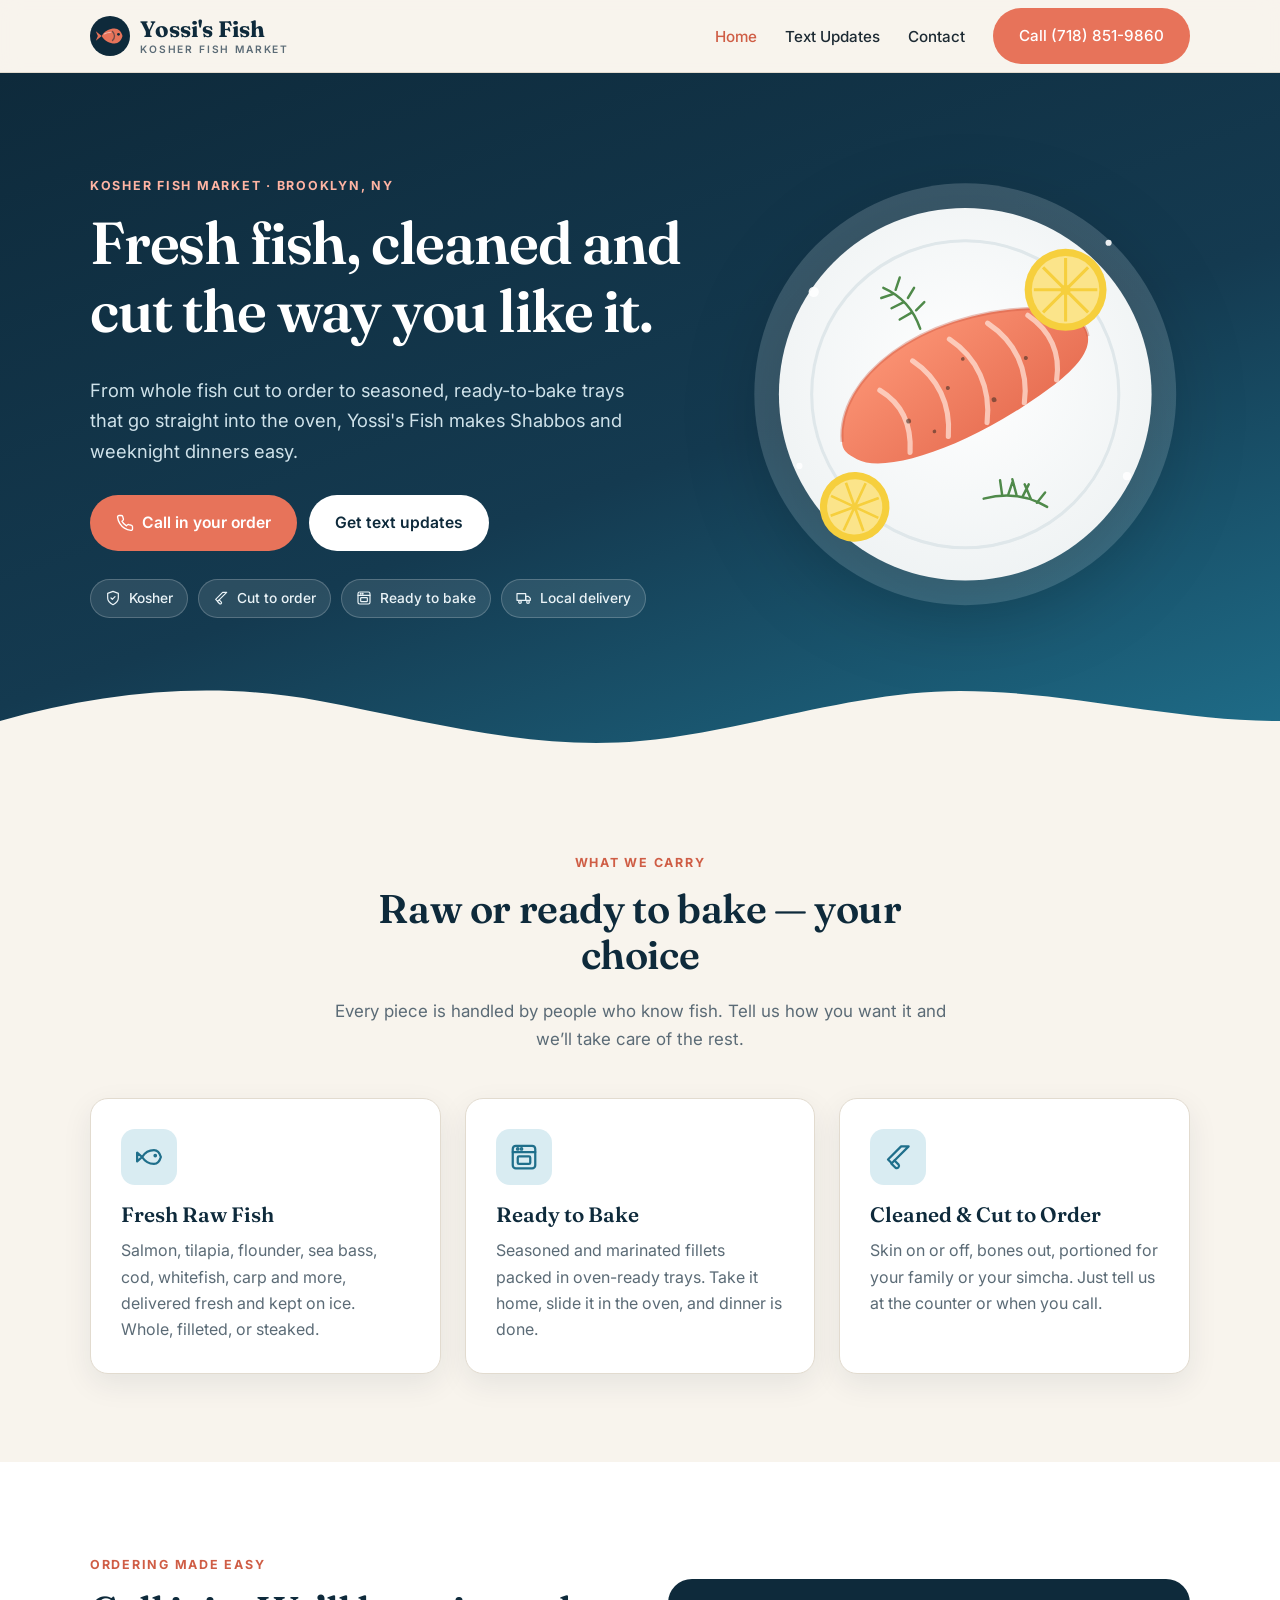
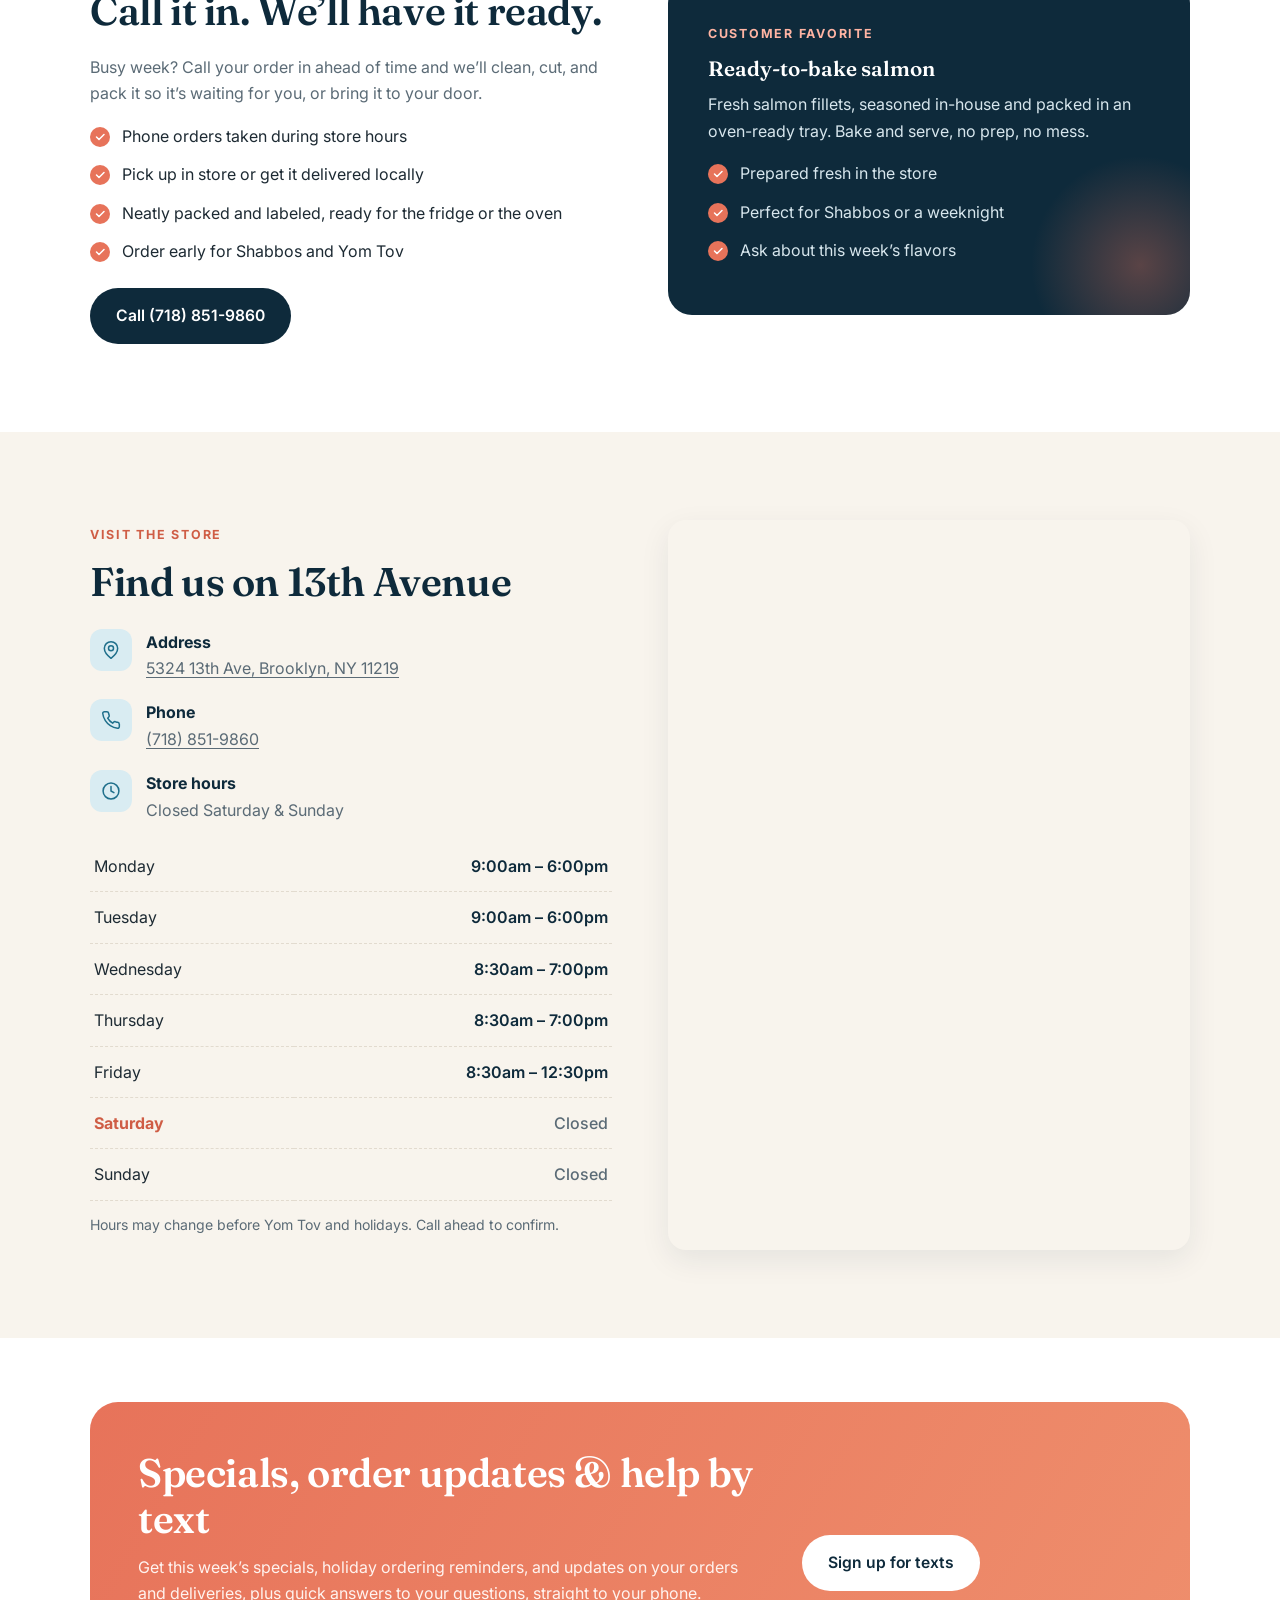
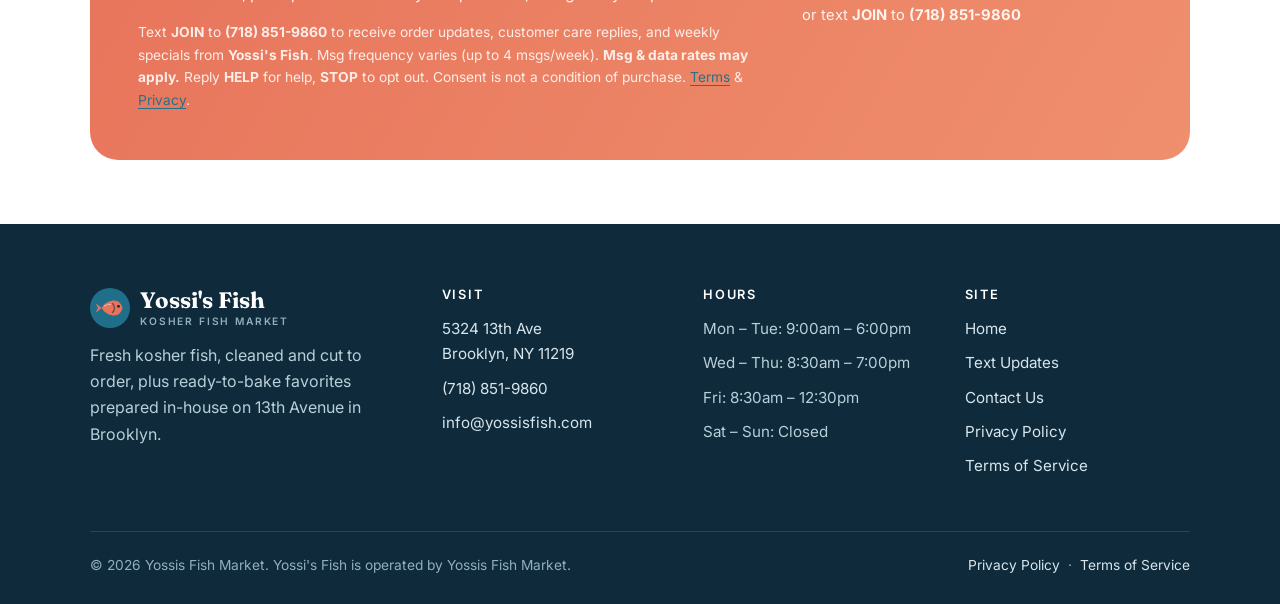
<file: index.html>
<!doctype html>
<html lang="en">
<head>
<meta charset="utf-8">
<meta name="viewport" content="width=device-width, initial-scale=1">
<title>Yossi's Fish | Kosher Fish Market in Brooklyn, NY</title>
<meta name="description" content="Yossi's Fish is a kosher fish market on 13th Avenue in Brooklyn. Fresh raw fish cleaned and cut to order, ready-to-bake trays, and local delivery.">
<link rel="canonical" href="https://yossisfish.com/">
<meta property="og:title" content="Yossi's Fish | Kosher Fish Market in Brooklyn, NY">
<meta property="og:description" content="Yossi's Fish is a kosher fish market on 13th Avenue in Brooklyn. Fresh raw fish cleaned and cut to order, ready-to-bake trays, and local delivery.">
<meta property="og:type" content="website">
<meta property="og:url" content="https://yossisfish.com/">
<meta name="theme-color" content="#0e2a3b">
<link rel="icon" href="favicon.svg" type="image/svg+xml">
<link rel="preconnect" href="https://fonts.googleapis.com">
<link rel="preconnect" href="https://fonts.gstatic.com" crossorigin>
<link href="https://fonts.googleapis.com/css2?family=Fraunces:opsz,wght@9..144,500;9..144,600;9..144,700&family=Inter:wght@400;500;600;700&display=swap" rel="stylesheet">
<link rel="stylesheet" href="styles.css">
</head>
<body>
<header class="site-header">
  <div class="container nav">
    <a class="brand" href="index.html" aria-label="Yossi's Fish home"><svg class="brand-mark" viewBox="0 0 48 48" aria-hidden="true"><circle cx="24" cy="24" r="24" fill="#0e2a3b"/><path d="M14 24c4-6.5 9.5-9 15.5-9 4.6 0 7.8 3.4 9.5 9-1.7 5.6-4.9 9-9.5 9-6 0-11.5-2.5-15.5-9z" fill="#e7735a"/><path d="M14 24 7 18.2 9.4 24 7 29.8z" fill="#e7735a"/><path d="M27 18.5c1.6 1.6 2.4 3.4 2.4 5.5s-.8 3.9-2.4 5.5" fill="none" stroke="#0e2a3b" stroke-width="1.6" stroke-linecap="round" opacity=".55"/><circle cx="34.2" cy="22" r="1.7" fill="#0e2a3b"/><path d="M17 21.5c3-1.5 5.5-2 8-2" stroke="#fff" stroke-width="1.3" stroke-linecap="round" opacity=".45"/></svg><span class="brand-name">Yossi's Fish<small>Kosher Fish Market</small></span></a>
    <button class="nav-toggle" aria-label="Open menu" aria-expanded="false" aria-controls="nav-links"><svg viewBox="0 0 24 24" fill="none" stroke="currentColor" stroke-width="2" stroke-linecap="round"><path d="M4 7h16M4 12h16M4 17h16"/></svg></button>
    <ul class="nav-links" id="nav-links"><li><a href="index.html" aria-current="page">Home</a></li><li><a href="sms.html">Text Updates</a></li><li><a href="contact.html">Contact</a></li><li><a class="btn btn-primary" href="tel:+17188519860">Call (718) 851-9860</a></li></ul>
  </div>
</header>
<main>
<section class="hero">
  <div class="container hero-grid">
    <div>
      <span class="eyebrow">Kosher Fish Market &middot; Brooklyn, NY</span>
      <h1>Fresh fish, cleaned and cut the way you like it.</h1>
      <p class="lead">From whole fish cut to order to seasoned, ready-to-bake trays that go straight into the oven, Yossi's Fish makes Shabbos and weeknight dinners easy.</p>
      <div class="hero-actions">
        <a class="btn btn-primary" href="tel:+17188519860"><svg width="18" height="18" viewBox="0 0 24 24" fill="none" stroke="currentColor" stroke-width="1.8" stroke-linecap="round" stroke-linejoin="round"><path d="M22 16.9v3a2 2 0 0 1-2.2 2 19.8 19.8 0 0 1-8.6-3.1 19.5 19.5 0 0 1-6-6A19.8 19.8 0 0 1 2.1 4.2 2 2 0 0 1 4.1 2h3a2 2 0 0 1 2 1.7c.1.9.4 1.8.7 2.7a2 2 0 0 1-.5 2.1L8 9.8a16 16 0 0 0 6 6l1.3-1.3a2 2 0 0 1 2.1-.4c.9.3 1.8.6 2.7.7a2 2 0 0 1 1.7 2z"/></svg> Call in your order</a>
        <a class="btn btn-light" href="sms.html">Get text updates</a>
      </div>
      <div class="badges">
        <span class="badge"><svg viewBox="0 0 24 24" fill="none" stroke="currentColor" stroke-width="1.8" stroke-linecap="round" stroke-linejoin="round"><path d="M12 22s8-4 8-10V5l-8-3-8 3v7c0 6 8 10 8 10z"/><path d="m9 12 2 2 4-4"/></svg> Kosher</span>
        <span class="badge"><svg viewBox="0 0 24 24" fill="none" stroke="currentColor" stroke-width="1.8" stroke-linecap="round" stroke-linejoin="round"><path d="M14.5 3.5 4 14l3 3 2.2-2.2L20.5 3.5z"/><path d="m9.2 14.8 3.3 3.3a1.8 1.8 0 0 1-2.5 2.5L6.7 17.3"/></svg> Cut to order</span>
        <span class="badge"><svg viewBox="0 0 24 24" fill="none" stroke="currentColor" stroke-width="1.8" stroke-linecap="round" stroke-linejoin="round"><rect x="3" y="3" width="18" height="18" rx="2.5"/><path d="M3 8h18"/><rect x="7" y="11.5" width="10" height="6" rx="1"/><circle cx="7" cy="5.5" r=".6" fill="currentColor"/><circle cx="10" cy="5.5" r=".6" fill="currentColor"/></svg> Ready to bake</span>
        <span class="badge"><svg viewBox="0 0 24 24" fill="none" stroke="currentColor" stroke-width="1.8" stroke-linecap="round" stroke-linejoin="round"><path d="M1.5 5.5h13v10h-13z"/><path d="M14.5 9.5h4l3 3v3h-7z"/><circle cx="6" cy="18" r="2"/><circle cx="18" cy="18" r="2"/></svg> Local delivery</span>
      </div>
    </div>
    <div class="hero-art"><svg viewBox="0 0 440 440" role="img" aria-label="Illustration of a fresh salmon fillet with lemon and dill">
  <defs>
    <radialGradient id="plate" cx="50%" cy="45%" r="60%"><stop offset="0" stop-color="#ffffff"/><stop offset="1" stop-color="#eef2f3"/></radialGradient>
    <linearGradient id="salmon" x1="0" y1="0" x2="1" y2="1"><stop offset="0" stop-color="#ff9a7a"/><stop offset="1" stop-color="#e2654a"/></linearGradient>
    <linearGradient id="ice" x1="0" y1="0" x2="0" y2="1"><stop offset="0" stop-color="#e7f4f8"/><stop offset="1" stop-color="#c9e4ee"/></linearGradient>
  </defs>
  <circle cx="220" cy="220" r="206" fill="url(#ice)" opacity=".18"/>
  <circle cx="220" cy="220" r="182" fill="url(#plate)"/>
  <circle cx="220" cy="220" r="150" fill="none" stroke="#dfe7ea" stroke-width="3"/>
  <g transform="rotate(-14 220 220)">
    <path d="M92 236c10-62 104-104 210-82 30 6 50 22 48 40-2 16-20 28-48 40-86 36-176 44-200 22-8-7-12-12-10-20z" fill="url(#salmon)"/>
    <path d="M92 236c10-62 104-104 210-82 30 6 50 22 48 40" fill="none" stroke="#c8513a" stroke-width="3" opacity=".35"/>
    <g fill="none" stroke="#ffe0d4" stroke-width="5" stroke-linecap="round" opacity=".75">
      <path d="M140 196c18 18 22 40 14 66"/>
      <path d="M178 176c20 22 26 50 16 80"/>
      <path d="M218 164c22 24 28 56 16 88"/>
      <path d="M258 158c22 24 28 54 16 84"/>
      <path d="M298 160c18 20 22 44 12 68"/>
    </g>
    <g fill="#3a2a22" opacity=".55"><circle cx="160" cy="232" r="2.4"/><circle cx="205" cy="210" r="2"/><circle cx="246" cy="232" r="2.4"/><circle cx="286" cy="200" r="2"/><circle cx="226" cy="186" r="1.8"/><circle cx="182" cy="248" r="1.8"/></g>
  </g>
  <g transform="translate(318 118)">
    <circle r="40" fill="#f6cf3d"/><circle r="33" fill="#fbe48a"/>
    <g stroke="#f6cf3d" stroke-width="3"><path d="M0-31V31M-31 0H31M-22-22 22 22M22-22-22 22"/></g>
    <circle r="5" fill="#f6cf3d"/>
  </g>
  <g transform="translate(112 330) rotate(-20)">
    <ellipse rx="34" ry="34" fill="#f6cf3d"/><ellipse rx="27" ry="27" fill="#fbe48a"/>
    <g stroke="#f6cf3d" stroke-width="2.6"><path d="M0-25V25M-25 0H25M-18-18 18 18M18-18-18 18"/></g>
  </g>
  <g fill="none" stroke="#4f8a4a" stroke-width="2.4" stroke-linecap="round">
    <path d="M300 330c-20-12-40-14-62-8"/>
    <path d="M284 322l-6-14M270 318l-4-15M256 318l-2-14M290 326l8-10M276 320l6-12M262 318l4-12"/>
    <path d="M140 116c18 8 30 22 36 40"/>
    <path d="M150 122l-12 4M160 130l-12 6M168 140l-12 7M152 118l4-12M164 126l6-10M172 138l8-8"/>
  </g>
  <g fill="#ffffff" opacity=".9"><circle cx="72" cy="120" r="5"/><circle cx="378" cy="300" r="4"/><circle cx="360" cy="72" r="3"/><circle cx="58" cy="290" r="3"/></g>
</svg></div>
  </div>
  <div class="wave" aria-hidden="true"><svg viewBox="0 0 1440 90" preserveAspectRatio="none"><path d="M0 50c120-30 240-40 360-20s240 50 360 40 240-50 360-50 240 30 360 30v40H0z" fill="#f8f4ed"/></svg></div>
</section>

<section class="block">
  <div class="container">
    <div class="section-head center">
      <span class="eyebrow">What we carry</span>
      <h2>Raw or ready to bake &mdash; your choice</h2>
      <p>Every piece is handled by people who know fish. Tell us how you want it and we&rsquo;ll take care of the rest.</p>
    </div>
    <div class="cards">
      <div class="card">
        <div class="icon"><svg viewBox="0 0 24 24" fill="none" stroke="currentColor" stroke-width="1.8" stroke-linecap="round" stroke-linejoin="round"><path d="M6.5 12c2.5-4 6-5.5 9.5-5.5 2.5 0 4.5 2 5.5 5.5-1 3.5-3 5.5-5.5 5.5-3.5 0-7-1.5-9.5-5.5z"/><path d="M6.5 12 2.5 8.5v7z"/><circle cx="17" cy="10.8" r=".6" fill="currentColor"/></svg></div>
        <h3>Fresh Raw Fish</h3>
        <p>Salmon, tilapia, flounder, sea bass, cod, whitefish, carp and more, delivered fresh and kept on ice. Whole, filleted, or steaked.</p>
      </div>
      <div class="card">
        <div class="icon"><svg viewBox="0 0 24 24" fill="none" stroke="currentColor" stroke-width="1.8" stroke-linecap="round" stroke-linejoin="round"><rect x="3" y="3" width="18" height="18" rx="2.5"/><path d="M3 8h18"/><rect x="7" y="11.5" width="10" height="6" rx="1"/><circle cx="7" cy="5.5" r=".6" fill="currentColor"/><circle cx="10" cy="5.5" r=".6" fill="currentColor"/></svg></div>
        <h3>Ready to Bake</h3>
        <p>Seasoned and marinated fillets packed in oven-ready trays. Take it home, slide it in the oven, and dinner is done.</p>
      </div>
      <div class="card">
        <div class="icon"><svg viewBox="0 0 24 24" fill="none" stroke="currentColor" stroke-width="1.8" stroke-linecap="round" stroke-linejoin="round"><path d="M14.5 3.5 4 14l3 3 2.2-2.2L20.5 3.5z"/><path d="m9.2 14.8 3.3 3.3a1.8 1.8 0 0 1-2.5 2.5L6.7 17.3"/></svg></div>
        <h3>Cleaned &amp; Cut to Order</h3>
        <p>Skin on or off, bones out, portioned for your family or your simcha. Just tell us at the counter or when you call.</p>
      </div>
    </div>
  </div>
</section>

<section class="block bg-white">
  <div class="container split">
    <div>
      <span class="eyebrow">Ordering made easy</span>
      <h2>Call it in. We&rsquo;ll have it ready.</h2>
      <p class="muted">Busy week? Call your order in ahead of time and we&rsquo;ll clean, cut, and pack it so it&rsquo;s waiting for you, or bring it to your door.</p>
      <ul class="checklist">
        <li>Phone orders taken during store hours</li>
        <li>Pick up in store or get it delivered locally</li>
        <li>Neatly packed and labeled, ready for the fridge or the oven</li>
        <li>Order early for Shabbos and Yom Tov</li>
      </ul>
      <a class="btn btn-dark" href="tel:+17188519860">Call (718) 851-9860</a>
    </div>
    <div class="feature-panel">
      <span class="eyebrow" style="color:#ffb4a3">Customer favorite</span>
      <h3>Ready-to-bake salmon</h3>
      <p>Fresh salmon fillets, seasoned in-house and packed in an oven-ready tray. Bake and serve, no prep, no mess.</p>
      <ul class="checklist" style="margin-bottom:0">
        <li>Prepared fresh in the store</li>
        <li>Perfect for Shabbos or a weeknight</li>
        <li>Ask about this week&rsquo;s flavors</li>
      </ul>
    </div>
  </div>
</section>

<section class="block" id="visit">
  <div class="container split" style="align-items:stretch">
    <div>
      <span class="eyebrow">Visit the store</span>
      <h2>Find us on 13th Avenue</h2>
      <ul class="info-list" style="margin:24px 0 8px">
        <li><span class="ico"><svg viewBox="0 0 24 24" fill="none" stroke="currentColor" stroke-width="1.8" stroke-linecap="round" stroke-linejoin="round"><path d="M20 10c0 6-8 12-8 12s-8-6-8-12a8 8 0 0 1 16 0z"/><circle cx="12" cy="10" r="3"/></svg></span><div><strong>Address</strong><a href="https://www.google.com/maps/search/?api=1&query=Yossi's+Fish+Market,+5324+13th+Ave,+Brooklyn,+NY+11219" target="_blank" rel="noopener">5324 13th Ave, Brooklyn, NY 11219</a></div></li>
        <li><span class="ico"><svg viewBox="0 0 24 24" fill="none" stroke="currentColor" stroke-width="1.8" stroke-linecap="round" stroke-linejoin="round"><path d="M22 16.9v3a2 2 0 0 1-2.2 2 19.8 19.8 0 0 1-8.6-3.1 19.5 19.5 0 0 1-6-6A19.8 19.8 0 0 1 2.1 4.2 2 2 0 0 1 4.1 2h3a2 2 0 0 1 2 1.7c.1.9.4 1.8.7 2.7a2 2 0 0 1-.5 2.1L8 9.8a16 16 0 0 0 6 6l1.3-1.3a2 2 0 0 1 2.1-.4c.9.3 1.8.6 2.7.7a2 2 0 0 1 1.7 2z"/></svg></span><div><strong>Phone</strong><a href="tel:+17188519860">(718) 851-9860</a></div></li>
        <li><span class="ico"><svg viewBox="0 0 24 24" fill="none" stroke="currentColor" stroke-width="1.8" stroke-linecap="round" stroke-linejoin="round"><circle cx="12" cy="12" r="9.5"/><path d="M12 6.5V12l3.5 2"/></svg></span><div><strong>Store hours</strong><span>Closed Saturday &amp; Sunday</span></div></li>
      </ul>
      <table class="hours"><tbody><tr data-day="1"><td>Monday</td><td>9:00am &ndash; 6:00pm</td></tr><tr data-day="2"><td>Tuesday</td><td>9:00am &ndash; 6:00pm</td></tr><tr data-day="3"><td>Wednesday</td><td>8:30am &ndash; 7:00pm</td></tr><tr data-day="4"><td>Thursday</td><td>8:30am &ndash; 7:00pm</td></tr><tr data-day="5"><td>Friday</td><td>8:30am &ndash; 12:30pm</td></tr><tr data-day="6" class="closed"><td>Saturday</td><td>Closed</td></tr><tr data-day="0" class="closed"><td>Sunday</td><td>Closed</td></tr></tbody></table><p class="muted" style="font-size:.88rem;margin-top:12px">Hours may change before Yom Tov and holidays. Call ahead to confirm.</p>
    </div>
    <div><iframe class="map-frame" src="https://www.google.com/maps?q=Yossi's+Fish+Market,+5324+13th+Ave,+Brooklyn,+NY+11219&output=embed" loading="lazy" referrerpolicy="no-referrer-when-downgrade" title="Map to Yossi's Fish"></iframe></div>
  </div>
</section>

<section class="block tight bg-white">
  <div class="container">
    <div class="text-band">
      <div>
        <h2>Specials, order updates &amp; help by text</h2>
        <p>Get this week&rsquo;s specials, holiday ordering reminders, and updates on your orders and deliveries, plus quick answers to your questions, straight to your phone.</p>
        <p style="margin-top:14px;font-size:.86rem;opacity:.95">Text <strong>JOIN</strong> to <strong>(718) 851-9860</strong> to receive order updates, customer care replies, and weekly specials from <strong>Yossi's Fish</strong>. Msg frequency varies (up to 4 msgs/week). <strong>Msg &amp; data rates may apply.</strong> Reply <strong>HELP</strong> for help, <strong>STOP</strong> to opt out. Consent is not a condition of purchase. <a href="terms-of-service.html">Terms</a> &amp; <a href="privacy-policy.html">Privacy</a>.</p>
      </div>
      <div class="actions">
        <a class="btn btn-light" href="sms.html">Sign up for texts</a>
        <span class="keyword">or text <strong>JOIN</strong> to <strong>(718) 851-9860</strong></span>
      </div>
    </div>
  </div>
</section>
</main>
<footer class="site-footer">
  <div class="container">
    <div class="footer-grid">
      <div>
        <a class="brand" href="index.html"><svg class="brand-mark" viewBox="0 0 48 48" aria-hidden="true"><circle cx="24" cy="24" r="24" fill="#0e2a3b"/><path d="M14 24c4-6.5 9.5-9 15.5-9 4.6 0 7.8 3.4 9.5 9-1.7 5.6-4.9 9-9.5 9-6 0-11.5-2.5-15.5-9z" fill="#e7735a"/><path d="M14 24 7 18.2 9.4 24 7 29.8z" fill="#e7735a"/><path d="M27 18.5c1.6 1.6 2.4 3.4 2.4 5.5s-.8 3.9-2.4 5.5" fill="none" stroke="#0e2a3b" stroke-width="1.6" stroke-linecap="round" opacity=".55"/><circle cx="34.2" cy="22" r="1.7" fill="#0e2a3b"/><path d="M17 21.5c3-1.5 5.5-2 8-2" stroke="#fff" stroke-width="1.3" stroke-linecap="round" opacity=".45"/></svg><span class="brand-name">Yossi's Fish<small>Kosher Fish Market</small></span></a>
        <p>Fresh kosher fish, cleaned and cut to order, plus ready-to-bake favorites prepared in-house on 13th Avenue in Brooklyn.</p>
      </div>
      <div>
        <h4>Visit</h4>
        <ul>
          <li><a href="https://www.google.com/maps/search/?api=1&query=Yossi's+Fish+Market,+5324+13th+Ave,+Brooklyn,+NY+11219" target="_blank" rel="noopener">5324 13th Ave<br>Brooklyn, NY 11219</a></li>
          <li><a href="tel:+17188519860">(718) 851-9860</a></li>
          <li><a href="mailto:info@yossisfish.com">info@yossisfish.com</a></li>
        </ul>
      </div>
      <div>
        <h4>Hours</h4>
        <ul>
          <li>Mon &ndash; Tue: 9:00am &ndash; 6:00pm</li>
          <li>Wed &ndash; Thu: 8:30am &ndash; 7:00pm</li>
          <li>Fri: 8:30am &ndash; 12:30pm</li>
          <li>Sat &ndash; Sun: Closed</li>
        </ul>
      </div>
      <div>
        <h4>Site</h4>
        <ul>
          <li><a href="index.html">Home</a></li>
          <li><a href="sms.html">Text Updates</a></li>
          <li><a href="contact.html">Contact Us</a></li>
          <li><a href="privacy-policy.html">Privacy Policy</a></li>
          <li><a href="terms-of-service.html">Terms of Service</a></li>
        </ul>
      </div>
    </div>
    <div class="footer-bottom">
      <span>&copy; <span data-year>2026</span> Yossis Fish Market. Yossi's Fish is operated by Yossis Fish Market.</span>
      <span><a href="privacy-policy.html">Privacy Policy</a> &nbsp;&middot;&nbsp; <a href="terms-of-service.html">Terms of Service</a></span>
    </div>
  </div>
</footer>
<script src="main.js"></script>
</body>
</html>
</file>
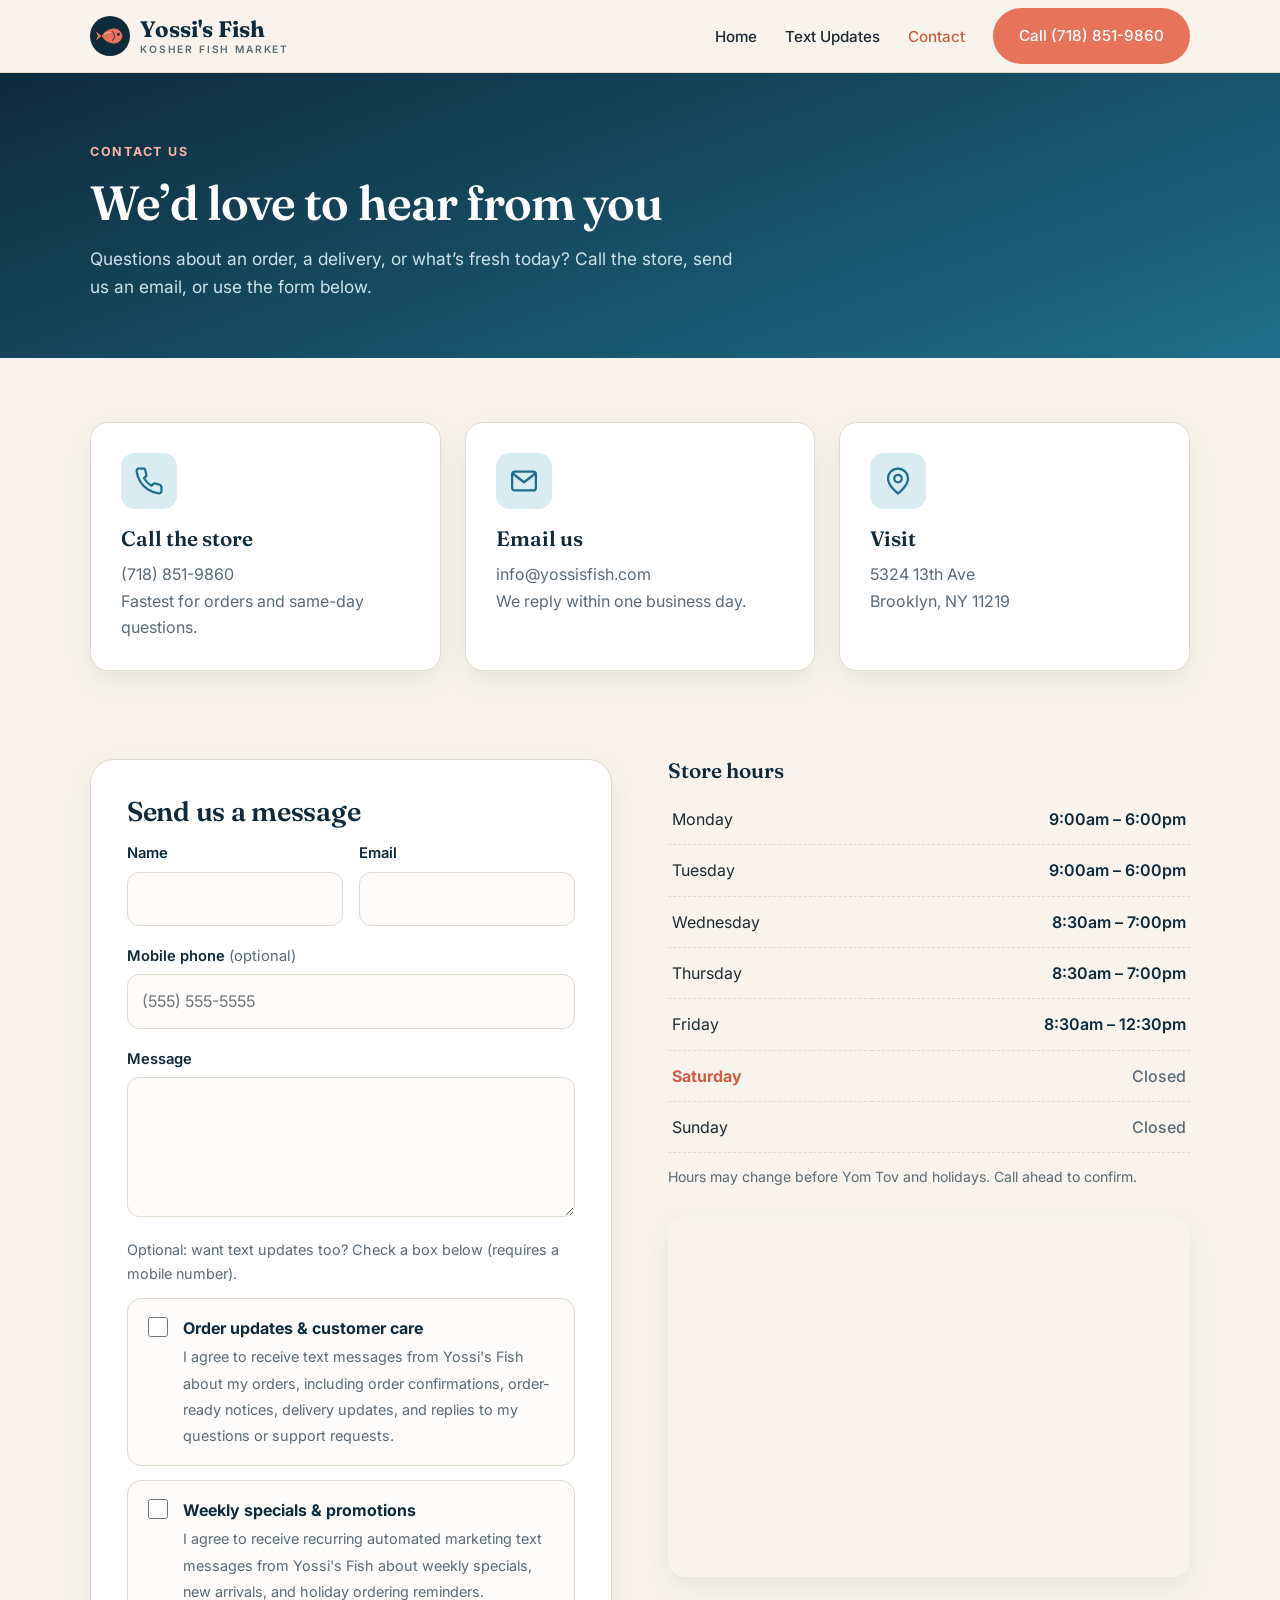
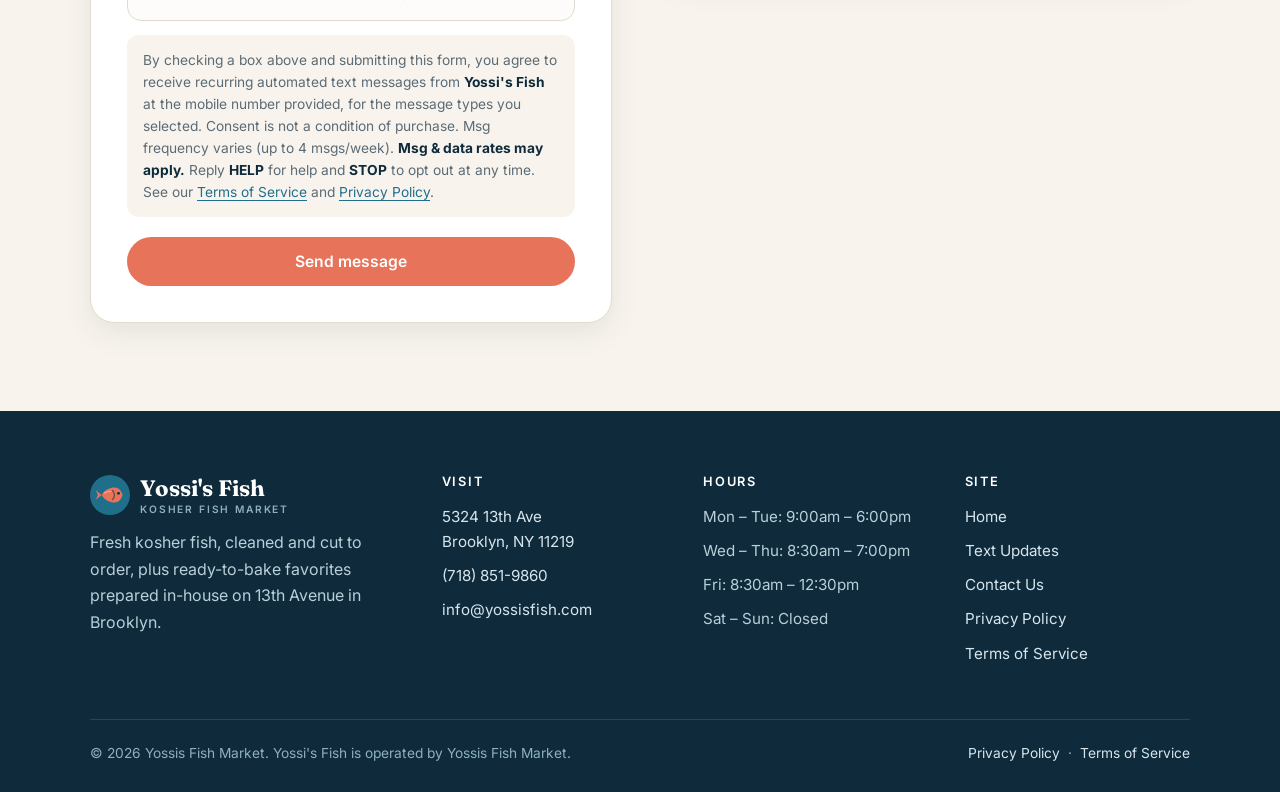
<file: contact.html>
<!doctype html>
<html lang="en">
<head>
<meta charset="utf-8">
<meta name="viewport" content="width=device-width, initial-scale=1">
<title>Contact Us | Yossi's Fish</title>
<meta name="description" content="Contact Yossi's Fish, a kosher fish market at 5324 13th Ave, Brooklyn, NY 11219. Call (718) 851-9860 or send us a message.">
<link rel="canonical" href="https://yossisfish.com/contact.html">
<meta property="og:title" content="Contact Us | Yossi's Fish">
<meta property="og:description" content="Contact Yossi's Fish, a kosher fish market at 5324 13th Ave, Brooklyn, NY 11219. Call (718) 851-9860 or send us a message.">
<meta property="og:type" content="website">
<meta property="og:url" content="https://yossisfish.com/contact.html">
<meta name="theme-color" content="#0e2a3b">
<link rel="icon" href="favicon.svg" type="image/svg+xml">
<link rel="preconnect" href="https://fonts.googleapis.com">
<link rel="preconnect" href="https://fonts.gstatic.com" crossorigin>
<link href="https://fonts.googleapis.com/css2?family=Fraunces:opsz,wght@9..144,500;9..144,600;9..144,700&family=Inter:wght@400;500;600;700&display=swap" rel="stylesheet">
<link rel="stylesheet" href="styles.css">
</head>
<body>
<header class="site-header">
  <div class="container nav">
    <a class="brand" href="index.html" aria-label="Yossi's Fish home"><svg class="brand-mark" viewBox="0 0 48 48" aria-hidden="true"><circle cx="24" cy="24" r="24" fill="#0e2a3b"/><path d="M14 24c4-6.5 9.5-9 15.5-9 4.6 0 7.8 3.4 9.5 9-1.7 5.6-4.9 9-9.5 9-6 0-11.5-2.5-15.5-9z" fill="#e7735a"/><path d="M14 24 7 18.2 9.4 24 7 29.8z" fill="#e7735a"/><path d="M27 18.5c1.6 1.6 2.4 3.4 2.4 5.5s-.8 3.9-2.4 5.5" fill="none" stroke="#0e2a3b" stroke-width="1.6" stroke-linecap="round" opacity=".55"/><circle cx="34.2" cy="22" r="1.7" fill="#0e2a3b"/><path d="M17 21.5c3-1.5 5.5-2 8-2" stroke="#fff" stroke-width="1.3" stroke-linecap="round" opacity=".45"/></svg><span class="brand-name">Yossi's Fish<small>Kosher Fish Market</small></span></a>
    <button class="nav-toggle" aria-label="Open menu" aria-expanded="false" aria-controls="nav-links"><svg viewBox="0 0 24 24" fill="none" stroke="currentColor" stroke-width="2" stroke-linecap="round"><path d="M4 7h16M4 12h16M4 17h16"/></svg></button>
    <ul class="nav-links" id="nav-links"><li><a href="index.html">Home</a></li><li><a href="sms.html">Text Updates</a></li><li><a href="contact.html" aria-current="page">Contact</a></li><li><a class="btn btn-primary" href="tel:+17188519860">Call (718) 851-9860</a></li></ul>
  </div>
</header>
<main>
<section class="page-hero">
  <div class="container">
    <span class="eyebrow">Contact Us</span>
    <h1>We&rsquo;d love to hear from you</h1>
    <p>Questions about an order, a delivery, or what&rsquo;s fresh today? Call the store, send us an email, or use the form below.</p>
  </div>
</section>

<section class="block tight">
  <div class="container">
    <div class="cards">
      <a class="card" href="tel:+17188519860" style="text-decoration:none">
        <div class="icon"><svg viewBox="0 0 24 24" fill="none" stroke="currentColor" stroke-width="1.8" stroke-linecap="round" stroke-linejoin="round"><path d="M22 16.9v3a2 2 0 0 1-2.2 2 19.8 19.8 0 0 1-8.6-3.1 19.5 19.5 0 0 1-6-6A19.8 19.8 0 0 1 2.1 4.2 2 2 0 0 1 4.1 2h3a2 2 0 0 1 2 1.7c.1.9.4 1.8.7 2.7a2 2 0 0 1-.5 2.1L8 9.8a16 16 0 0 0 6 6l1.3-1.3a2 2 0 0 1 2.1-.4c.9.3 1.8.6 2.7.7a2 2 0 0 1 1.7 2z"/></svg></div><h3>Call the store</h3><p>(718) 851-9860<br>Fastest for orders and same-day questions.</p>
      </a>
      <a class="card" href="mailto:info@yossisfish.com" style="text-decoration:none">
        <div class="icon"><svg viewBox="0 0 24 24" fill="none" stroke="currentColor" stroke-width="1.8" stroke-linecap="round" stroke-linejoin="round"><rect x="2.5" y="4.5" width="19" height="15" rx="2"/><path d="m3 6 9 7 9-7"/></svg></div><h3>Email us</h3><p>info@yossisfish.com<br>We reply within one business day.</p>
      </a>
      <a class="card" href="https://www.google.com/maps/search/?api=1&query=Yossi's+Fish+Market,+5324+13th+Ave,+Brooklyn,+NY+11219" target="_blank" rel="noopener" style="text-decoration:none">
        <div class="icon"><svg viewBox="0 0 24 24" fill="none" stroke="currentColor" stroke-width="1.8" stroke-linecap="round" stroke-linejoin="round"><path d="M20 10c0 6-8 12-8 12s-8-6-8-12a8 8 0 0 1 16 0z"/><circle cx="12" cy="10" r="3"/></svg></div><h3>Visit</h3><p>5324 13th Ave<br>Brooklyn, NY 11219</p>
      </a>
    </div>
  </div>
</section>

<section class="block" style="padding-top:24px">
  <div class="container split" style="align-items:start">
    <div class="form-card">
      <h2 style="font-size:1.7rem">Send us a message</h2>
      <form data-form="contact" novalidate>
        <div class="form-row">
          <div class="field"><label for="c-name">Name</label><input id="c-name" name="name" autocomplete="name" required></div>
          <div class="field"><label for="c-email">Email</label><input id="c-email" name="email" type="email" autocomplete="email" required></div>
        </div>
        <div class="field"><label for="c-phone">Mobile phone <span class="opt">(optional)</span></label><input id="c-phone" name="phone" type="tel" inputmode="tel" autocomplete="tel" placeholder="(555) 555-5555"></div>
        <div class="field"><label for="c-msg">Message</label><textarea id="c-msg" name="message" required></textarea></div>
        <p class="muted" style="font-size:.9rem;margin:-4px 0 12px">Optional: want text updates too? Check a box below (requires a mobile number).</p>
        <label class="consent">
  <input type="checkbox" name="sms_order_updates" value="yes">
  <span><span class="c-title">Order updates &amp; customer care</span>
  <span class="c-text">I agree to receive text messages from Yossi's Fish about my orders, including order confirmations, order-ready notices, delivery updates, and replies to my questions or support requests.</span></span>
</label>
<label class="consent">
  <input type="checkbox" name="sms_marketing" value="yes">
  <span><span class="c-title">Weekly specials &amp; promotions</span>
  <span class="c-text">I agree to receive recurring automated marketing text messages from Yossi's Fish about weekly specials, new arrivals, and holiday ordering reminders.</span></span>
</label>
<p class="disclosure">By checking a box above and submitting this form, you agree to receive recurring automated text messages from <strong>Yossi's Fish</strong> at the mobile number provided, for the message types you selected. Consent is not a condition of purchase. Msg frequency varies (up to 4 msgs/week). <strong>Msg &amp; data rates may apply.</strong> Reply <strong>HELP</strong> for help and <strong>STOP</strong> to opt out at any time. See our <a href="terms-of-service.html">Terms of Service</a> and <a href="privacy-policy.html">Privacy Policy</a>.</p>
        <button class="btn btn-primary" type="submit" style="width:100%">Send message</button>
        <div class="form-msg" role="status" aria-live="polite"></div>
      </form>
    </div>
    <div>
      <h3>Store hours</h3>
      <table class="hours"><tbody><tr data-day="1"><td>Monday</td><td>9:00am &ndash; 6:00pm</td></tr><tr data-day="2"><td>Tuesday</td><td>9:00am &ndash; 6:00pm</td></tr><tr data-day="3"><td>Wednesday</td><td>8:30am &ndash; 7:00pm</td></tr><tr data-day="4"><td>Thursday</td><td>8:30am &ndash; 7:00pm</td></tr><tr data-day="5"><td>Friday</td><td>8:30am &ndash; 12:30pm</td></tr><tr data-day="6" class="closed"><td>Saturday</td><td>Closed</td></tr><tr data-day="0" class="closed"><td>Sunday</td><td>Closed</td></tr></tbody></table><p class="muted" style="font-size:.88rem;margin-top:12px">Hours may change before Yom Tov and holidays. Call ahead to confirm.</p>
      <div style="margin-top:28px;height:340px"><iframe class="map-frame" src="https://www.google.com/maps?q=Yossi's+Fish+Market,+5324+13th+Ave,+Brooklyn,+NY+11219&output=embed" loading="lazy" referrerpolicy="no-referrer-when-downgrade" title="Map to Yossi's Fish"></iframe></div>
    </div>
  </div>
</section>
</main>
<footer class="site-footer">
  <div class="container">
    <div class="footer-grid">
      <div>
        <a class="brand" href="index.html"><svg class="brand-mark" viewBox="0 0 48 48" aria-hidden="true"><circle cx="24" cy="24" r="24" fill="#0e2a3b"/><path d="M14 24c4-6.5 9.5-9 15.5-9 4.6 0 7.8 3.4 9.5 9-1.7 5.6-4.9 9-9.5 9-6 0-11.5-2.5-15.5-9z" fill="#e7735a"/><path d="M14 24 7 18.2 9.4 24 7 29.8z" fill="#e7735a"/><path d="M27 18.5c1.6 1.6 2.4 3.4 2.4 5.5s-.8 3.9-2.4 5.5" fill="none" stroke="#0e2a3b" stroke-width="1.6" stroke-linecap="round" opacity=".55"/><circle cx="34.2" cy="22" r="1.7" fill="#0e2a3b"/><path d="M17 21.5c3-1.5 5.5-2 8-2" stroke="#fff" stroke-width="1.3" stroke-linecap="round" opacity=".45"/></svg><span class="brand-name">Yossi's Fish<small>Kosher Fish Market</small></span></a>
        <p>Fresh kosher fish, cleaned and cut to order, plus ready-to-bake favorites prepared in-house on 13th Avenue in Brooklyn.</p>
      </div>
      <div>
        <h4>Visit</h4>
        <ul>
          <li><a href="https://www.google.com/maps/search/?api=1&query=Yossi's+Fish+Market,+5324+13th+Ave,+Brooklyn,+NY+11219" target="_blank" rel="noopener">5324 13th Ave<br>Brooklyn, NY 11219</a></li>
          <li><a href="tel:+17188519860">(718) 851-9860</a></li>
          <li><a href="mailto:info@yossisfish.com">info@yossisfish.com</a></li>
        </ul>
      </div>
      <div>
        <h4>Hours</h4>
        <ul>
          <li>Mon &ndash; Tue: 9:00am &ndash; 6:00pm</li>
          <li>Wed &ndash; Thu: 8:30am &ndash; 7:00pm</li>
          <li>Fri: 8:30am &ndash; 12:30pm</li>
          <li>Sat &ndash; Sun: Closed</li>
        </ul>
      </div>
      <div>
        <h4>Site</h4>
        <ul>
          <li><a href="index.html">Home</a></li>
          <li><a href="sms.html">Text Updates</a></li>
          <li><a href="contact.html">Contact Us</a></li>
          <li><a href="privacy-policy.html">Privacy Policy</a></li>
          <li><a href="terms-of-service.html">Terms of Service</a></li>
        </ul>
      </div>
    </div>
    <div class="footer-bottom">
      <span>&copy; <span data-year>2026</span> Yossis Fish Market. Yossi's Fish is operated by Yossis Fish Market.</span>
      <span><a href="privacy-policy.html">Privacy Policy</a> &nbsp;&middot;&nbsp; <a href="terms-of-service.html">Terms of Service</a></span>
    </div>
  </div>
</footer>
<script src="main.js"></script>
</body>
</html>
</file>
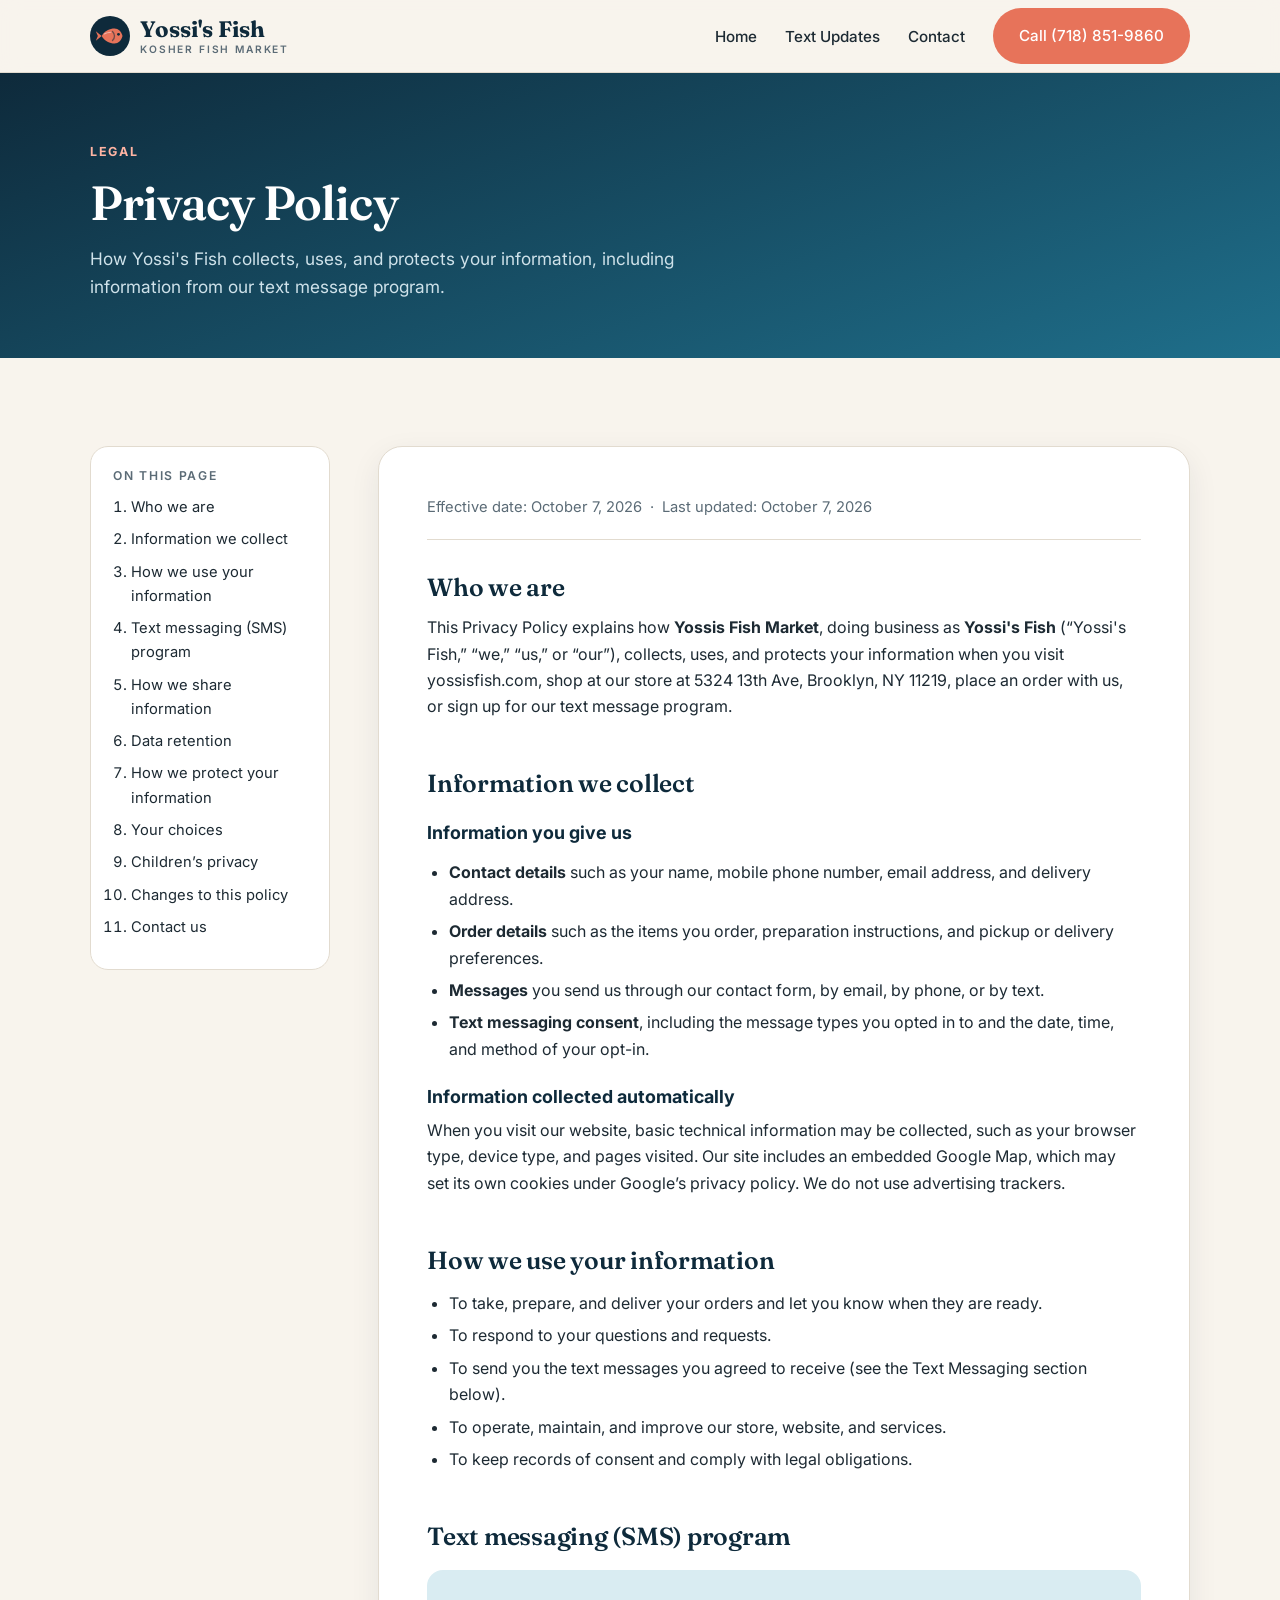
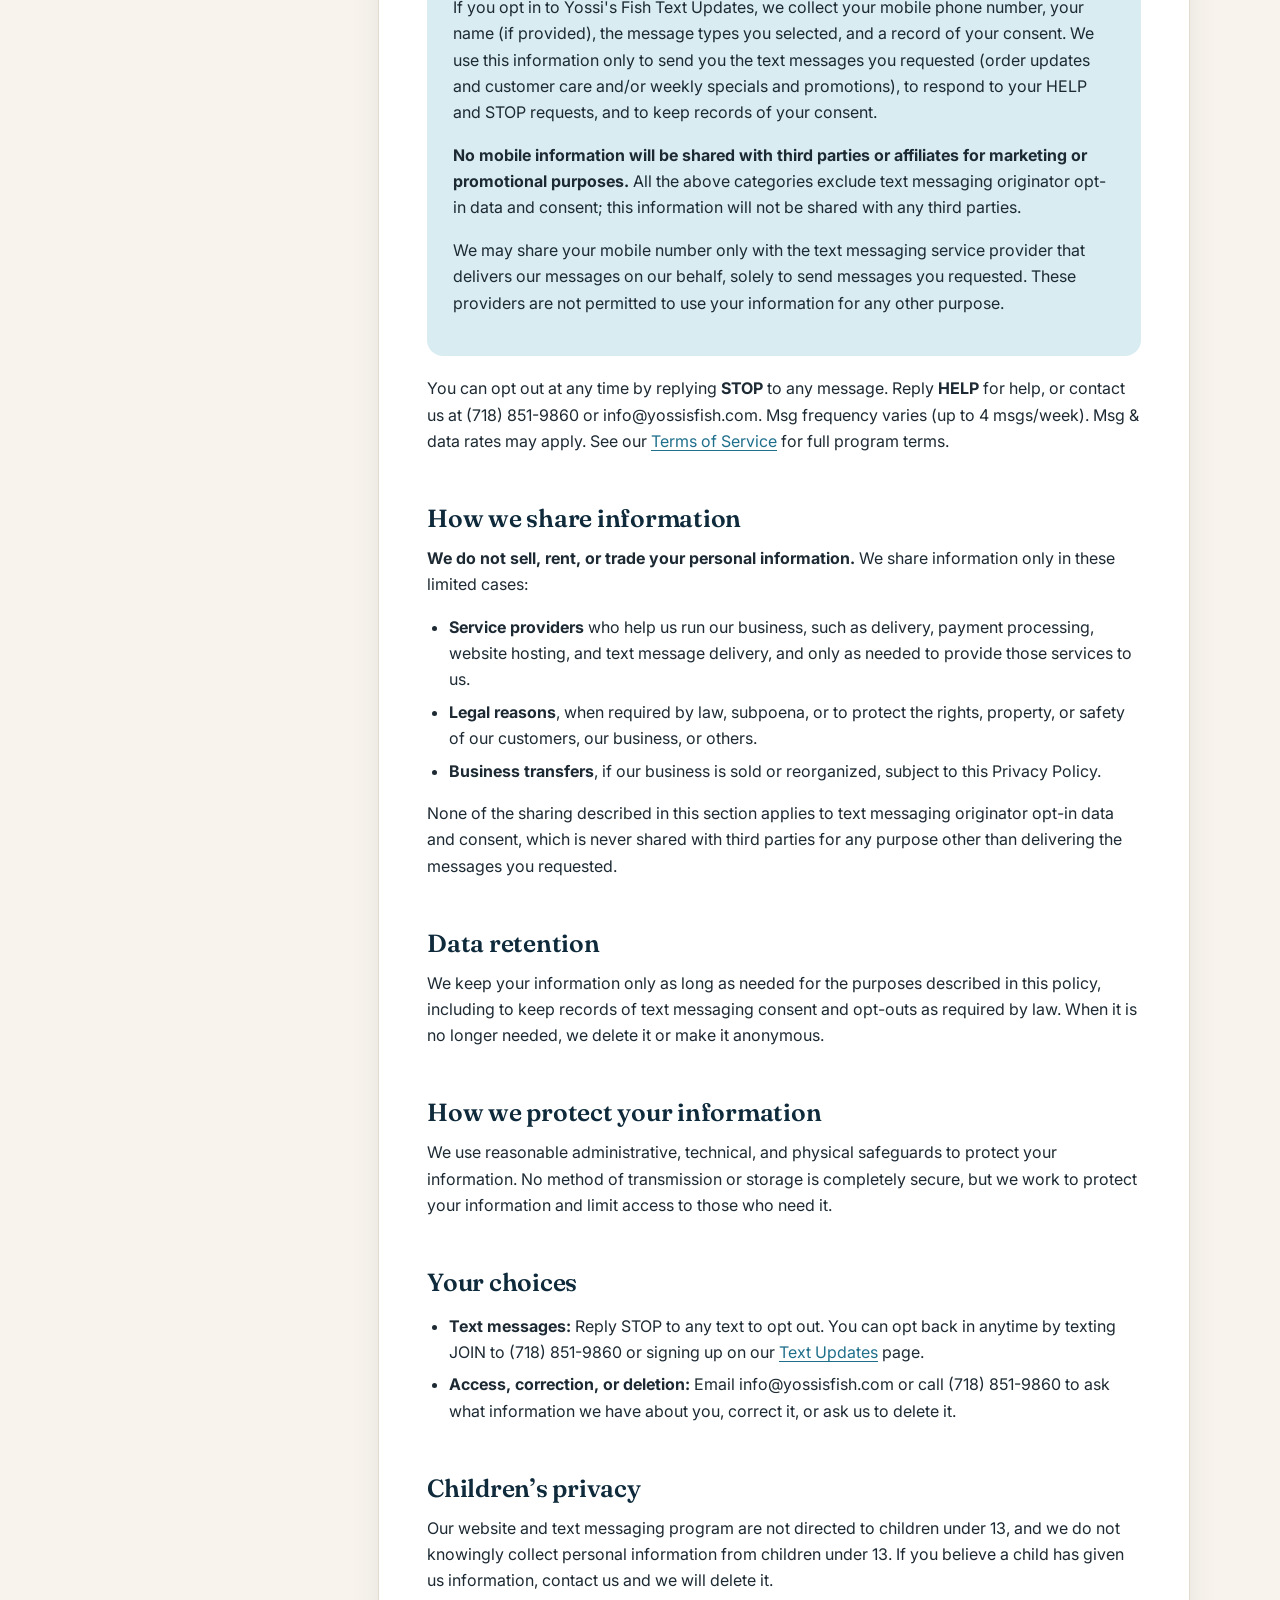
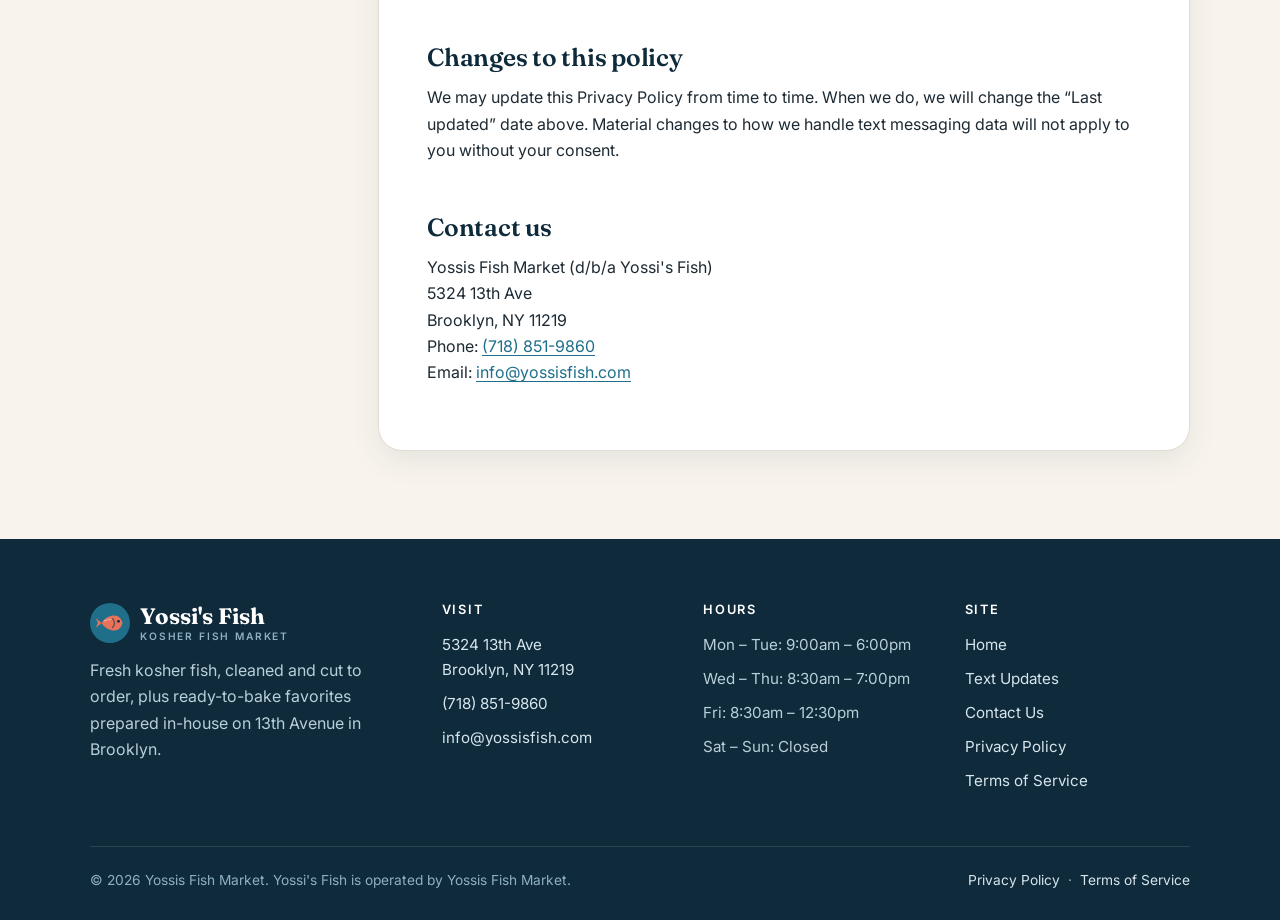
<file: privacy-policy.html>
<!doctype html>
<html lang="en">
<head>
<meta charset="utf-8">
<meta name="viewport" content="width=device-width, initial-scale=1">
<title>Privacy Policy | Yossi's Fish</title>
<meta name="description" content="Privacy Policy for Yossi's Fish, operated by Yossis Fish Market.">
<link rel="canonical" href="https://yossisfish.com/privacy-policy.html">
<meta property="og:title" content="Privacy Policy | Yossi's Fish">
<meta property="og:description" content="Privacy Policy for Yossi's Fish, operated by Yossis Fish Market.">
<meta property="og:type" content="website">
<meta property="og:url" content="https://yossisfish.com/privacy-policy.html">
<meta name="theme-color" content="#0e2a3b">
<link rel="icon" href="favicon.svg" type="image/svg+xml">
<link rel="preconnect" href="https://fonts.googleapis.com">
<link rel="preconnect" href="https://fonts.gstatic.com" crossorigin>
<link href="https://fonts.googleapis.com/css2?family=Fraunces:opsz,wght@9..144,500;9..144,600;9..144,700&family=Inter:wght@400;500;600;700&display=swap" rel="stylesheet">
<link rel="stylesheet" href="styles.css">
</head>
<body>
<header class="site-header">
  <div class="container nav">
    <a class="brand" href="index.html" aria-label="Yossi's Fish home"><svg class="brand-mark" viewBox="0 0 48 48" aria-hidden="true"><circle cx="24" cy="24" r="24" fill="#0e2a3b"/><path d="M14 24c4-6.5 9.5-9 15.5-9 4.6 0 7.8 3.4 9.5 9-1.7 5.6-4.9 9-9.5 9-6 0-11.5-2.5-15.5-9z" fill="#e7735a"/><path d="M14 24 7 18.2 9.4 24 7 29.8z" fill="#e7735a"/><path d="M27 18.5c1.6 1.6 2.4 3.4 2.4 5.5s-.8 3.9-2.4 5.5" fill="none" stroke="#0e2a3b" stroke-width="1.6" stroke-linecap="round" opacity=".55"/><circle cx="34.2" cy="22" r="1.7" fill="#0e2a3b"/><path d="M17 21.5c3-1.5 5.5-2 8-2" stroke="#fff" stroke-width="1.3" stroke-linecap="round" opacity=".45"/></svg><span class="brand-name">Yossi's Fish<small>Kosher Fish Market</small></span></a>
    <button class="nav-toggle" aria-label="Open menu" aria-expanded="false" aria-controls="nav-links"><svg viewBox="0 0 24 24" fill="none" stroke="currentColor" stroke-width="2" stroke-linecap="round"><path d="M4 7h16M4 12h16M4 17h16"/></svg></button>
    <ul class="nav-links" id="nav-links"><li><a href="index.html">Home</a></li><li><a href="sms.html">Text Updates</a></li><li><a href="contact.html">Contact</a></li><li><a class="btn btn-primary" href="tel:+17188519860">Call (718) 851-9860</a></li></ul>
  </div>
</header>
<main>
<section class="page-hero">
  <div class="container">
    <span class="eyebrow">Legal</span>
    <h1>Privacy Policy</h1>
    <p>How Yossi's Fish collects, uses, and protects your information, including information from our text message program.</p>
  </div>
</section>
<section class="block">
  <div class="container legal">
    <nav class="legal-nav" aria-label="On this page"><h4>On this page</h4><ol><li><a href="#who">Who we are</a></li><li><a href="#collect">Information we collect</a></li><li><a href="#use">How we use your information</a></li><li><a href="#sms">Text messaging (SMS) program</a></li><li><a href="#share">How we share information</a></li><li><a href="#retention">Data retention</a></li><li><a href="#security">How we protect your information</a></li><li><a href="#choices">Your choices</a></li><li><a href="#children">Children&rsquo;s privacy</a></li><li><a href="#changes">Changes to this policy</a></li><li><a href="#contact">Contact us</a></li></ol></nav>
    <article class="legal-body">
      <p class="legal-meta">Effective date: October 7, 2026 &nbsp;&middot;&nbsp; Last updated: October 7, 2026</p>
      <h2 id="who">Who we are</h2><p>This Privacy Policy explains how <strong>Yossis Fish Market</strong>, doing business as <strong>Yossi's Fish</strong> (&ldquo;Yossi's Fish,&rdquo; &ldquo;we,&rdquo; &ldquo;us,&rdquo; or &ldquo;our&rdquo;), collects, uses, and protects your information when you visit yossisfish.com, shop at our store at 5324 13th Ave, Brooklyn, NY 11219, place an order with us, or sign up for our text message program.</p><h2 id="collect">Information we collect</h2><h3>Information you give us</h3><ul>
<li><strong>Contact details</strong> such as your name, mobile phone number, email address, and delivery address.</li>
<li><strong>Order details</strong> such as the items you order, preparation instructions, and pickup or delivery preferences.</li>
<li><strong>Messages</strong> you send us through our contact form, by email, by phone, or by text.</li>
<li><strong>Text messaging consent</strong>, including the message types you opted in to and the date, time, and method of your opt-in.</li></ul>
<h3>Information collected automatically</h3>
<p>When you visit our website, basic technical information may be collected, such as your browser type, device type, and pages visited. Our site includes an embedded Google Map, which may set its own cookies under Google&rsquo;s privacy policy. We do not use advertising trackers.</p><h2 id="use">How we use your information</h2><ul>
<li>To take, prepare, and deliver your orders and let you know when they are ready.</li>
<li>To respond to your questions and requests.</li>
<li>To send you the text messages you agreed to receive (see the Text Messaging section below).</li>
<li>To operate, maintain, and improve our store, website, and services.</li>
<li>To keep records of consent and comply with legal obligations.</li></ul><h2 id="sms">Text messaging (SMS) program</h2><div class="sms-box">
<p>If you opt in to Yossi's Fish Text Updates, we collect your mobile phone number, your name (if provided), the message types you selected, and a record of your consent. We use this information only to send you the text messages you requested (order updates and customer care and/or weekly specials and promotions), to respond to your HELP and STOP requests, and to keep records of your consent.</p>
<p><strong>No mobile information will be shared with third parties or affiliates for marketing or promotional purposes.</strong> All the above categories exclude text messaging originator opt-in data and consent; this information will not be shared with any third parties.</p>
<p>We may share your mobile number only with the text messaging service provider that delivers our messages on our behalf, solely to send messages you requested. These providers are not permitted to use your information for any other purpose.</p>
</div>
<p>You can opt out at any time by replying <strong>STOP</strong> to any message. Reply <strong>HELP</strong> for help, or contact us at (718) 851-9860 or info@yossisfish.com. Msg frequency varies (up to 4 msgs/week). Msg &amp; data rates may apply. See our <a href="terms-of-service.html#sms">Terms of Service</a> for full program terms.</p><h2 id="share">How we share information</h2><p><strong>We do not sell, rent, or trade your personal information.</strong> We share information only in these limited cases:</p><ul>
<li><strong>Service providers</strong> who help us run our business, such as delivery, payment processing, website hosting, and text message delivery, and only as needed to provide those services to us.</li>
<li><strong>Legal reasons</strong>, when required by law, subpoena, or to protect the rights, property, or safety of our customers, our business, or others.</li>
<li><strong>Business transfers</strong>, if our business is sold or reorganized, subject to this Privacy Policy.</li></ul>
<p>None of the sharing described in this section applies to text messaging originator opt-in data and consent, which is never shared with third parties for any purpose other than delivering the messages you requested.</p><h2 id="retention">Data retention</h2><p>We keep your information only as long as needed for the purposes described in this policy, including to keep records of text messaging consent and opt-outs as required by law. When it is no longer needed, we delete it or make it anonymous.</p><h2 id="security">How we protect your information</h2><p>We use reasonable administrative, technical, and physical safeguards to protect your information. No method of transmission or storage is completely secure, but we work to protect your information and limit access to those who need it.</p><h2 id="choices">Your choices</h2><ul>
<li><strong>Text messages:</strong> Reply STOP to any text to opt out. You can opt back in anytime by texting JOIN to (718) 851-9860 or signing up on our <a href="sms.html">Text Updates</a> page.</li>
<li><strong>Access, correction, or deletion:</strong> Email info@yossisfish.com or call (718) 851-9860 to ask what information we have about you, correct it, or ask us to delete it.</li></ul><h2 id="children">Children&rsquo;s privacy</h2><p>Our website and text messaging program are not directed to children under 13, and we do not knowingly collect personal information from children under 13. If you believe a child has given us information, contact us and we will delete it.</p><h2 id="changes">Changes to this policy</h2><p>We may update this Privacy Policy from time to time. When we do, we will change the &ldquo;Last updated&rdquo; date above. Material changes to how we handle text messaging data will not apply to you without your consent.</p><h2 id="contact">Contact us</h2><p>Yossis Fish Market (d/b/a Yossi's Fish)<br>5324 13th Ave<br>Brooklyn, NY 11219<br>Phone: <a href="tel:+17188519860">(718) 851-9860</a><br>Email: <a href="mailto:info@yossisfish.com">info@yossisfish.com</a></p>
    </article>
  </div>
</section>
</main>
<footer class="site-footer">
  <div class="container">
    <div class="footer-grid">
      <div>
        <a class="brand" href="index.html"><svg class="brand-mark" viewBox="0 0 48 48" aria-hidden="true"><circle cx="24" cy="24" r="24" fill="#0e2a3b"/><path d="M14 24c4-6.5 9.5-9 15.5-9 4.6 0 7.8 3.4 9.5 9-1.7 5.6-4.9 9-9.5 9-6 0-11.5-2.5-15.5-9z" fill="#e7735a"/><path d="M14 24 7 18.2 9.4 24 7 29.8z" fill="#e7735a"/><path d="M27 18.5c1.6 1.6 2.4 3.4 2.4 5.5s-.8 3.9-2.4 5.5" fill="none" stroke="#0e2a3b" stroke-width="1.6" stroke-linecap="round" opacity=".55"/><circle cx="34.2" cy="22" r="1.7" fill="#0e2a3b"/><path d="M17 21.5c3-1.5 5.5-2 8-2" stroke="#fff" stroke-width="1.3" stroke-linecap="round" opacity=".45"/></svg><span class="brand-name">Yossi's Fish<small>Kosher Fish Market</small></span></a>
        <p>Fresh kosher fish, cleaned and cut to order, plus ready-to-bake favorites prepared in-house on 13th Avenue in Brooklyn.</p>
      </div>
      <div>
        <h4>Visit</h4>
        <ul>
          <li><a href="https://www.google.com/maps/search/?api=1&query=Yossi's+Fish+Market,+5324+13th+Ave,+Brooklyn,+NY+11219" target="_blank" rel="noopener">5324 13th Ave<br>Brooklyn, NY 11219</a></li>
          <li><a href="tel:+17188519860">(718) 851-9860</a></li>
          <li><a href="mailto:info@yossisfish.com">info@yossisfish.com</a></li>
        </ul>
      </div>
      <div>
        <h4>Hours</h4>
        <ul>
          <li>Mon &ndash; Tue: 9:00am &ndash; 6:00pm</li>
          <li>Wed &ndash; Thu: 8:30am &ndash; 7:00pm</li>
          <li>Fri: 8:30am &ndash; 12:30pm</li>
          <li>Sat &ndash; Sun: Closed</li>
        </ul>
      </div>
      <div>
        <h4>Site</h4>
        <ul>
          <li><a href="index.html">Home</a></li>
          <li><a href="sms.html">Text Updates</a></li>
          <li><a href="contact.html">Contact Us</a></li>
          <li><a href="privacy-policy.html">Privacy Policy</a></li>
          <li><a href="terms-of-service.html">Terms of Service</a></li>
        </ul>
      </div>
    </div>
    <div class="footer-bottom">
      <span>&copy; <span data-year>2026</span> Yossis Fish Market. Yossi's Fish is operated by Yossis Fish Market.</span>
      <span><a href="privacy-policy.html">Privacy Policy</a> &nbsp;&middot;&nbsp; <a href="terms-of-service.html">Terms of Service</a></span>
    </div>
  </div>
</footer>
<script src="main.js"></script>
</body>
</html>
</file>
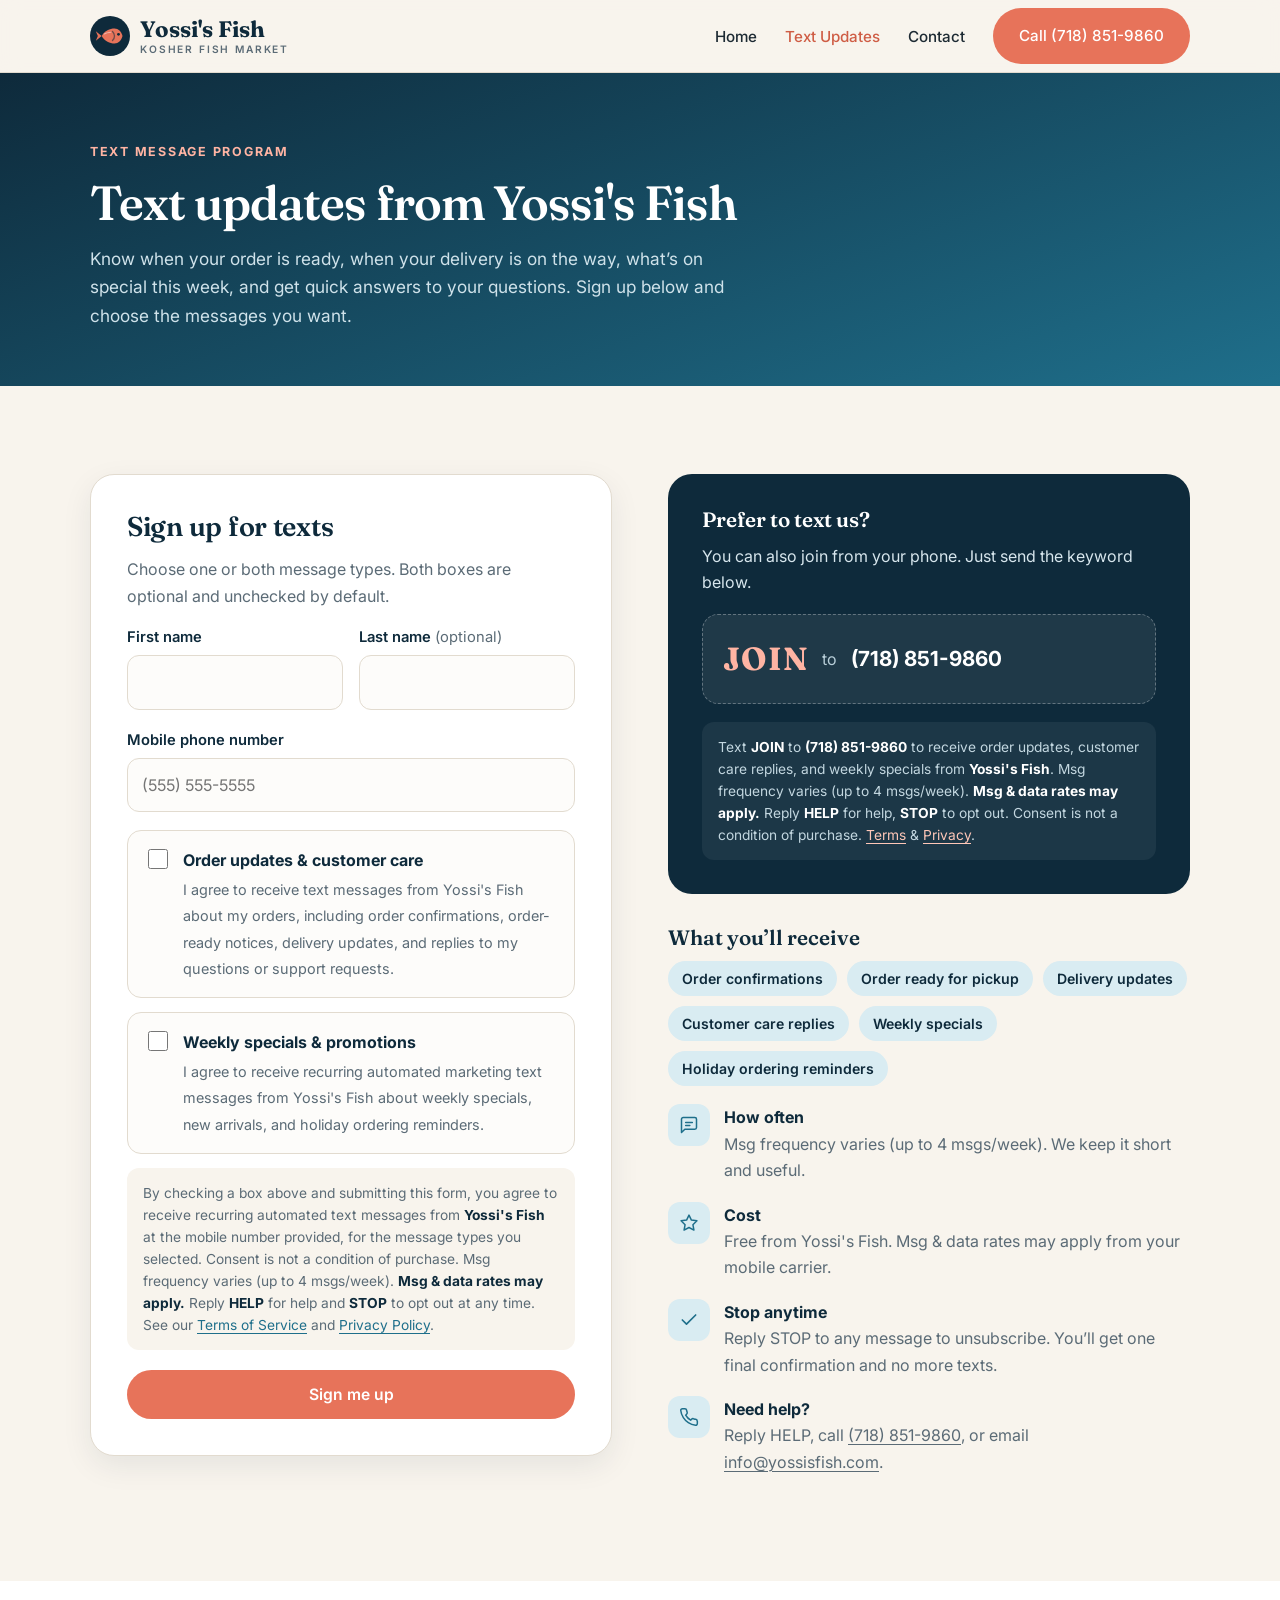
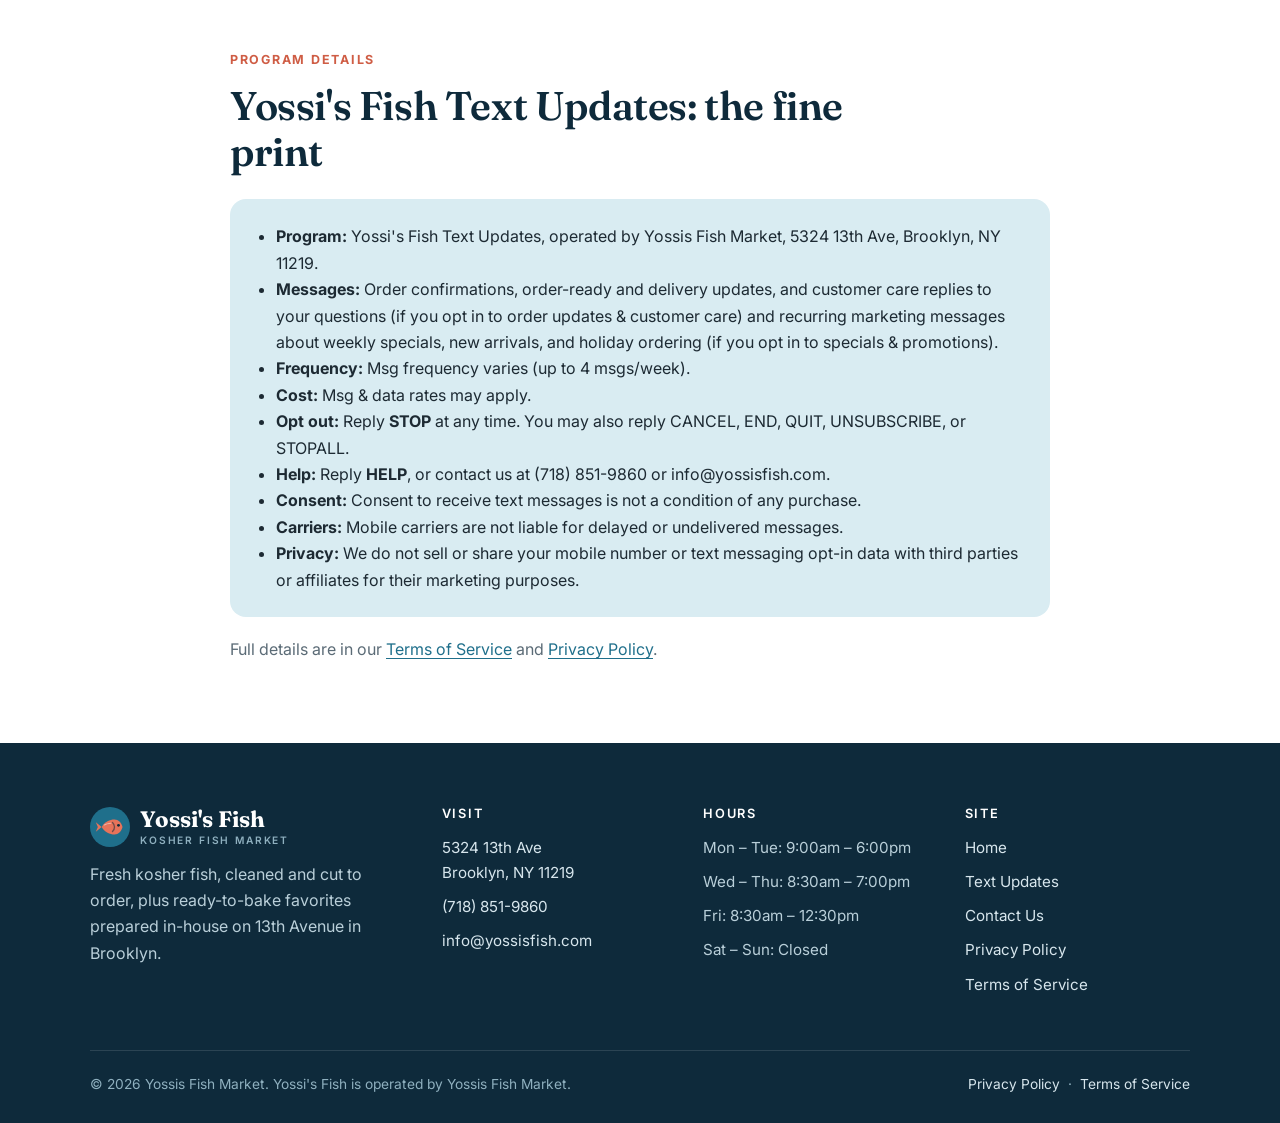
<file: sms.html>
<!doctype html>
<html lang="en">
<head>
<meta charset="utf-8">
<meta name="viewport" content="width=device-width, initial-scale=1">
<title>Text Updates | Yossi's Fish</title>
<meta name="description" content="Sign up for Yossi's Fish text messages: order updates, customer care, and weekly specials. Msg & data rates may apply. Reply STOP to opt out.">
<link rel="canonical" href="https://yossisfish.com/sms.html">
<meta property="og:title" content="Text Updates | Yossi's Fish">
<meta property="og:description" content="Sign up for Yossi's Fish text messages: order updates, customer care, and weekly specials. Msg & data rates may apply. Reply STOP to opt out.">
<meta property="og:type" content="website">
<meta property="og:url" content="https://yossisfish.com/sms.html">
<meta name="theme-color" content="#0e2a3b">
<link rel="icon" href="favicon.svg" type="image/svg+xml">
<link rel="preconnect" href="https://fonts.googleapis.com">
<link rel="preconnect" href="https://fonts.gstatic.com" crossorigin>
<link href="https://fonts.googleapis.com/css2?family=Fraunces:opsz,wght@9..144,500;9..144,600;9..144,700&family=Inter:wght@400;500;600;700&display=swap" rel="stylesheet">
<link rel="stylesheet" href="styles.css">
</head>
<body>
<header class="site-header">
  <div class="container nav">
    <a class="brand" href="index.html" aria-label="Yossi's Fish home"><svg class="brand-mark" viewBox="0 0 48 48" aria-hidden="true"><circle cx="24" cy="24" r="24" fill="#0e2a3b"/><path d="M14 24c4-6.5 9.5-9 15.5-9 4.6 0 7.8 3.4 9.5 9-1.7 5.6-4.9 9-9.5 9-6 0-11.5-2.5-15.5-9z" fill="#e7735a"/><path d="M14 24 7 18.2 9.4 24 7 29.8z" fill="#e7735a"/><path d="M27 18.5c1.6 1.6 2.4 3.4 2.4 5.5s-.8 3.9-2.4 5.5" fill="none" stroke="#0e2a3b" stroke-width="1.6" stroke-linecap="round" opacity=".55"/><circle cx="34.2" cy="22" r="1.7" fill="#0e2a3b"/><path d="M17 21.5c3-1.5 5.5-2 8-2" stroke="#fff" stroke-width="1.3" stroke-linecap="round" opacity=".45"/></svg><span class="brand-name">Yossi's Fish<small>Kosher Fish Market</small></span></a>
    <button class="nav-toggle" aria-label="Open menu" aria-expanded="false" aria-controls="nav-links"><svg viewBox="0 0 24 24" fill="none" stroke="currentColor" stroke-width="2" stroke-linecap="round"><path d="M4 7h16M4 12h16M4 17h16"/></svg></button>
    <ul class="nav-links" id="nav-links"><li><a href="index.html">Home</a></li><li><a href="sms.html" aria-current="page">Text Updates</a></li><li><a href="contact.html">Contact</a></li><li><a class="btn btn-primary" href="tel:+17188519860">Call (718) 851-9860</a></li></ul>
  </div>
</header>
<main>
<section class="page-hero">
  <div class="container">
    <span class="eyebrow">Text Message Program</span>
    <h1>Text updates from Yossi's Fish</h1>
    <p>Know when your order is ready, when your delivery is on the way, what&rsquo;s on special this week, and get quick answers to your questions. Sign up below and choose the messages you want.</p>
  </div>
</section>

<section class="block">
  <div class="container split" style="align-items:start">
    <div class="form-card">
      <h2 style="font-size:1.7rem">Sign up for texts</h2>
      <p class="muted">Choose one or both message types. Both boxes are optional and unchecked by default.</p>
      <form data-form="sms" novalidate>
        <div class="form-row">
          <div class="field"><label for="s-first">First name</label><input id="s-first" name="first_name" autocomplete="given-name" required></div>
          <div class="field"><label for="s-last">Last name <span class="opt">(optional)</span></label><input id="s-last" name="last_name" autocomplete="family-name"></div>
        </div>
        <div class="field"><label for="s-phone">Mobile phone number</label><input id="s-phone" name="phone" type="tel" inputmode="tel" autocomplete="tel" placeholder="(555) 555-5555" required></div>
        <label class="consent">
  <input type="checkbox" name="sms_order_updates" value="yes">
  <span><span class="c-title">Order updates &amp; customer care</span>
  <span class="c-text">I agree to receive text messages from Yossi's Fish about my orders, including order confirmations, order-ready notices, delivery updates, and replies to my questions or support requests.</span></span>
</label>
<label class="consent">
  <input type="checkbox" name="sms_marketing" value="yes">
  <span><span class="c-title">Weekly specials &amp; promotions</span>
  <span class="c-text">I agree to receive recurring automated marketing text messages from Yossi's Fish about weekly specials, new arrivals, and holiday ordering reminders.</span></span>
</label>
<p class="disclosure">By checking a box above and submitting this form, you agree to receive recurring automated text messages from <strong>Yossi's Fish</strong> at the mobile number provided, for the message types you selected. Consent is not a condition of purchase. Msg frequency varies (up to 4 msgs/week). <strong>Msg &amp; data rates may apply.</strong> Reply <strong>HELP</strong> for help and <strong>STOP</strong> to opt out at any time. See our <a href="terms-of-service.html">Terms of Service</a> and <a href="privacy-policy.html">Privacy Policy</a>.</p>
        <button class="btn btn-primary" type="submit" style="width:100%">Sign me up</button>
        <div class="form-msg" role="status" aria-live="polite"></div>
      </form>
    </div>

    <div>
      <div class="keyword-box">
        <h3>Prefer to text us?</h3>
        <p style="margin:0">You can also join from your phone. Just send the keyword below.</p>
        <div class="keyword-big"><span class="kw">JOIN</span><span class="to">to</span><span class="num">(718) 851-9860</span></div>
        <p class="disclosure" style="margin:0">Text <strong>JOIN</strong> to <strong>(718) 851-9860</strong> to receive order updates, customer care replies, and weekly specials from <strong>Yossi's Fish</strong>. Msg frequency varies (up to 4 msgs/week). <strong>Msg &amp; data rates may apply.</strong> Reply <strong>HELP</strong> for help, <strong>STOP</strong> to opt out. Consent is not a condition of purchase. <a href="terms-of-service.html">Terms</a> &amp; <a href="privacy-policy.html">Privacy</a>.</p>
      </div>

      <div style="margin-top:32px">
        <h3>What you&rsquo;ll receive</h3>
        <div class="chips" style="margin-bottom:18px">
          <span class="chip">Order confirmations</span><span class="chip">Order ready for pickup</span><span class="chip">Delivery updates</span><span class="chip">Customer care replies</span><span class="chip">Weekly specials</span><span class="chip">Holiday ordering reminders</span>
        </div>
        <ul class="info-list">
          <li><span class="ico"><svg viewBox="0 0 24 24" fill="none" stroke="currentColor" stroke-width="1.8" stroke-linecap="round" stroke-linejoin="round"><path d="M21 15a2 2 0 0 1-2 2H7l-4 4V5a2 2 0 0 1 2-2h14a2 2 0 0 1 2 2z"/><path d="M8 9h8M8 12.5h5"/></svg></span><div><strong>How often</strong><span>Msg frequency varies (up to 4 msgs/week). We keep it short and useful.</span></div></li>
          <li><span class="ico"><svg viewBox="0 0 24 24" fill="none" stroke="currentColor" stroke-width="1.8" stroke-linecap="round" stroke-linejoin="round"><path d="m12 2.5 2.9 6 6.6.9-4.8 4.6 1.2 6.5L12 17.4l-5.9 3.1 1.2-6.5L2.5 9.4l6.6-.9z"/></svg></span><div><strong>Cost</strong><span>Free from Yossi's Fish. Msg &amp; data rates may apply from your mobile carrier.</span></div></li>
          <li><span class="ico"><svg viewBox="0 0 24 24" fill="none" stroke="currentColor" stroke-width="2" stroke-linecap="round" stroke-linejoin="round"><path d="M20 6 9 17l-5-5"/></svg></span><div><strong>Stop anytime</strong><span>Reply STOP to any message to unsubscribe. You&rsquo;ll get one final confirmation and no more texts.</span></div></li>
          <li><span class="ico"><svg viewBox="0 0 24 24" fill="none" stroke="currentColor" stroke-width="1.8" stroke-linecap="round" stroke-linejoin="round"><path d="M22 16.9v3a2 2 0 0 1-2.2 2 19.8 19.8 0 0 1-8.6-3.1 19.5 19.5 0 0 1-6-6A19.8 19.8 0 0 1 2.1 4.2 2 2 0 0 1 4.1 2h3a2 2 0 0 1 2 1.7c.1.9.4 1.8.7 2.7a2 2 0 0 1-.5 2.1L8 9.8a16 16 0 0 0 6 6l1.3-1.3a2 2 0 0 1 2.1-.4c.9.3 1.8.6 2.7.7a2 2 0 0 1 1.7 2z"/></svg></span><div><strong>Need help?</strong><span>Reply HELP, call <a href="tel:+17188519860">(718) 851-9860</a>, or email <a href="mailto:info@yossisfish.com">info@yossisfish.com</a>.</span></div></li>
        </ul>
      </div>
    </div>
  </div>
</section>

<section class="block tight bg-white">
  <div class="container" style="max-width:860px">
    <div class="section-head" style="margin-bottom:24px">
      <span class="eyebrow">Program details</span>
      <h2>Yossi's Fish Text Updates: the fine print</h2>
    </div>
    <div class="sms-box">
      <ul style="margin:0;padding-left:20px">
        <li><strong>Program:</strong> Yossi's Fish Text Updates, operated by Yossis Fish Market, 5324 13th Ave, Brooklyn, NY 11219.</li>
        <li><strong>Messages:</strong> Order confirmations, order-ready and delivery updates, and customer care replies to your questions (if you opt in to order updates &amp; customer care) and recurring marketing messages about weekly specials, new arrivals, and holiday ordering (if you opt in to specials &amp; promotions).</li>
        <li><strong>Frequency:</strong> Msg frequency varies (up to 4 msgs/week).</li>
        <li><strong>Cost:</strong> Msg &amp; data rates may apply.</li>
        <li><strong>Opt out:</strong> Reply <strong>STOP</strong> at any time. You may also reply CANCEL, END, QUIT, UNSUBSCRIBE, or STOPALL.</li>
        <li><strong>Help:</strong> Reply <strong>HELP</strong>, or contact us at (718) 851-9860 or info@yossisfish.com.</li>
        <li><strong>Consent:</strong> Consent to receive text messages is not a condition of any purchase.</li>
        <li><strong>Carriers:</strong> Mobile carriers are not liable for delayed or undelivered messages.</li>
        <li><strong>Privacy:</strong> We do not sell or share your mobile number or text messaging opt-in data with third parties or affiliates for their marketing purposes.</li>
      </ul>
    </div>
    <p class="muted">Full details are in our <a href="terms-of-service.html#sms">Terms of Service</a> and <a href="privacy-policy.html#sms">Privacy Policy</a>.</p>
  </div>
</section>
</main>
<footer class="site-footer">
  <div class="container">
    <div class="footer-grid">
      <div>
        <a class="brand" href="index.html"><svg class="brand-mark" viewBox="0 0 48 48" aria-hidden="true"><circle cx="24" cy="24" r="24" fill="#0e2a3b"/><path d="M14 24c4-6.5 9.5-9 15.5-9 4.6 0 7.8 3.4 9.5 9-1.7 5.6-4.9 9-9.5 9-6 0-11.5-2.5-15.5-9z" fill="#e7735a"/><path d="M14 24 7 18.2 9.4 24 7 29.8z" fill="#e7735a"/><path d="M27 18.5c1.6 1.6 2.4 3.4 2.4 5.5s-.8 3.9-2.4 5.5" fill="none" stroke="#0e2a3b" stroke-width="1.6" stroke-linecap="round" opacity=".55"/><circle cx="34.2" cy="22" r="1.7" fill="#0e2a3b"/><path d="M17 21.5c3-1.5 5.5-2 8-2" stroke="#fff" stroke-width="1.3" stroke-linecap="round" opacity=".45"/></svg><span class="brand-name">Yossi's Fish<small>Kosher Fish Market</small></span></a>
        <p>Fresh kosher fish, cleaned and cut to order, plus ready-to-bake favorites prepared in-house on 13th Avenue in Brooklyn.</p>
      </div>
      <div>
        <h4>Visit</h4>
        <ul>
          <li><a href="https://www.google.com/maps/search/?api=1&query=Yossi's+Fish+Market,+5324+13th+Ave,+Brooklyn,+NY+11219" target="_blank" rel="noopener">5324 13th Ave<br>Brooklyn, NY 11219</a></li>
          <li><a href="tel:+17188519860">(718) 851-9860</a></li>
          <li><a href="mailto:info@yossisfish.com">info@yossisfish.com</a></li>
        </ul>
      </div>
      <div>
        <h4>Hours</h4>
        <ul>
          <li>Mon &ndash; Tue: 9:00am &ndash; 6:00pm</li>
          <li>Wed &ndash; Thu: 8:30am &ndash; 7:00pm</li>
          <li>Fri: 8:30am &ndash; 12:30pm</li>
          <li>Sat &ndash; Sun: Closed</li>
        </ul>
      </div>
      <div>
        <h4>Site</h4>
        <ul>
          <li><a href="index.html">Home</a></li>
          <li><a href="sms.html">Text Updates</a></li>
          <li><a href="contact.html">Contact Us</a></li>
          <li><a href="privacy-policy.html">Privacy Policy</a></li>
          <li><a href="terms-of-service.html">Terms of Service</a></li>
        </ul>
      </div>
    </div>
    <div class="footer-bottom">
      <span>&copy; <span data-year>2026</span> Yossis Fish Market. Yossi's Fish is operated by Yossis Fish Market.</span>
      <span><a href="privacy-policy.html">Privacy Policy</a> &nbsp;&middot;&nbsp; <a href="terms-of-service.html">Terms of Service</a></span>
    </div>
  </div>
</footer>
<script src="main.js"></script>
</body>
</html>
</file>
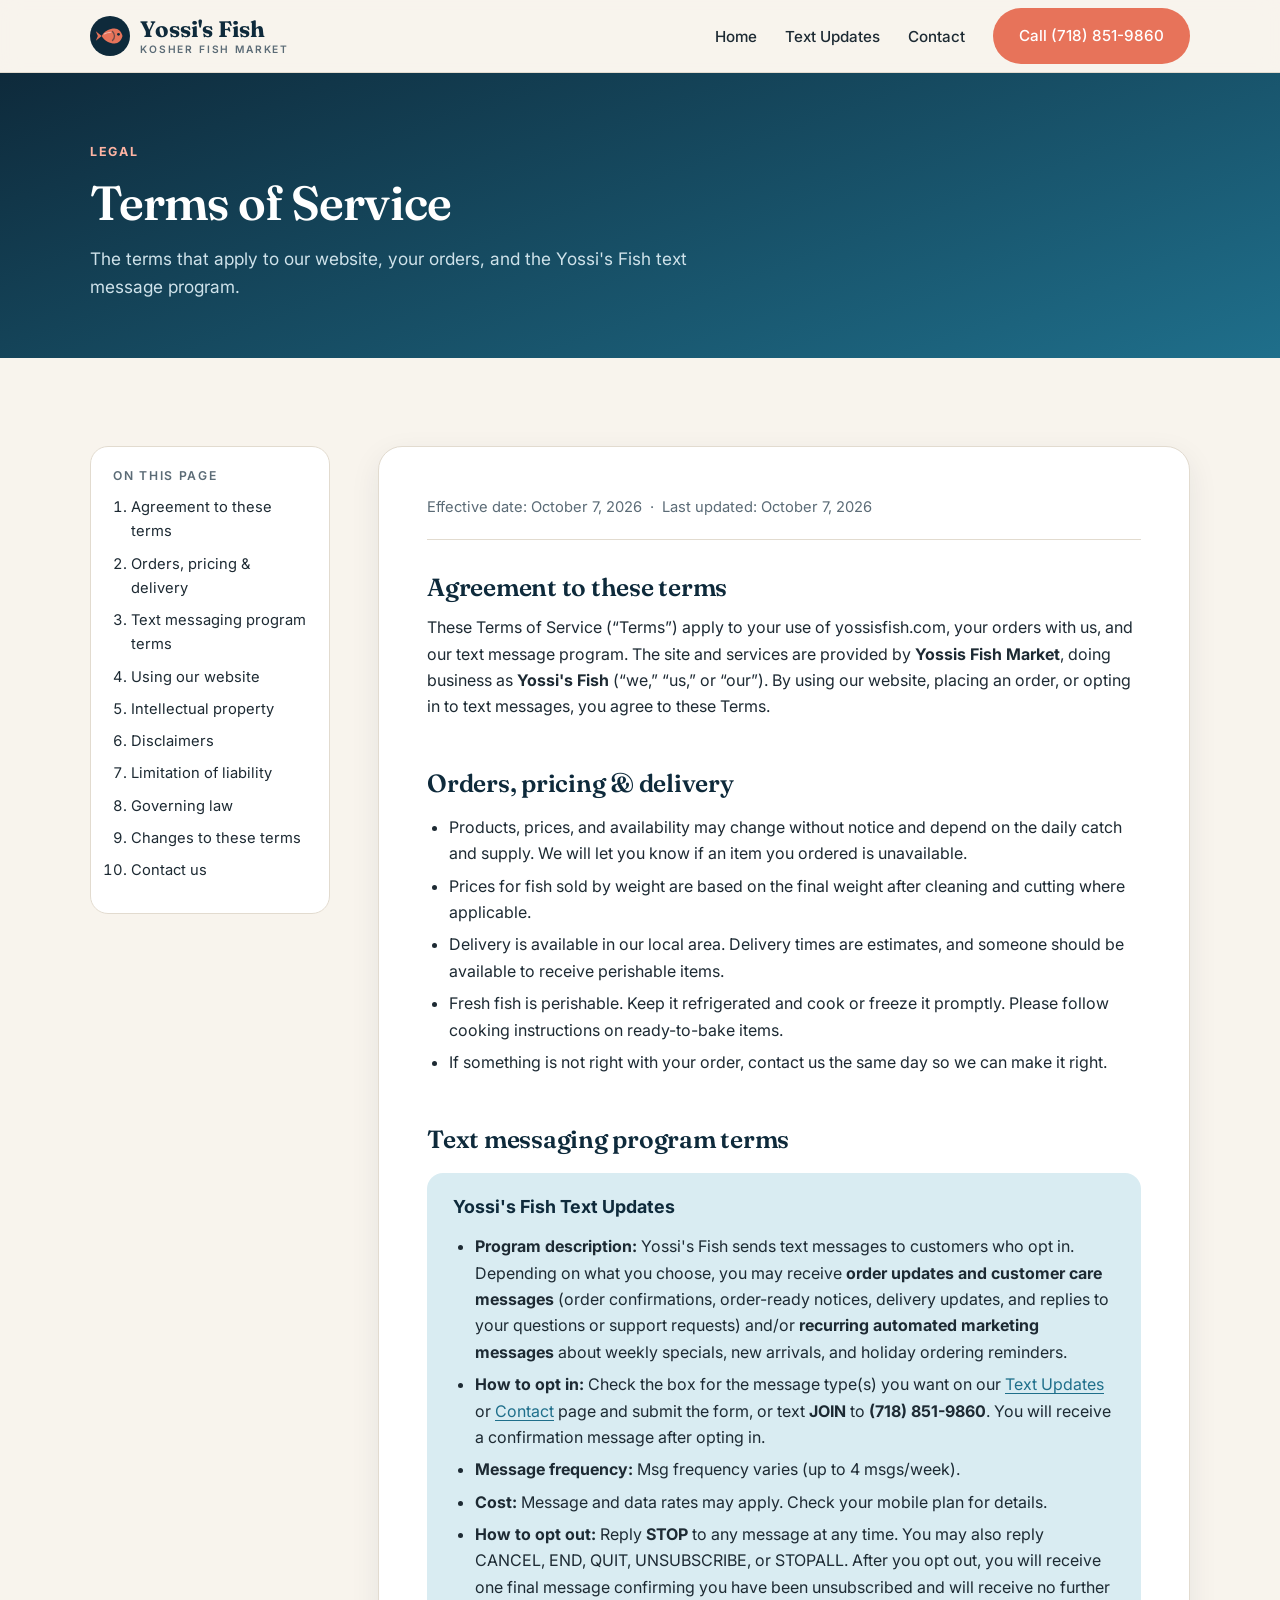
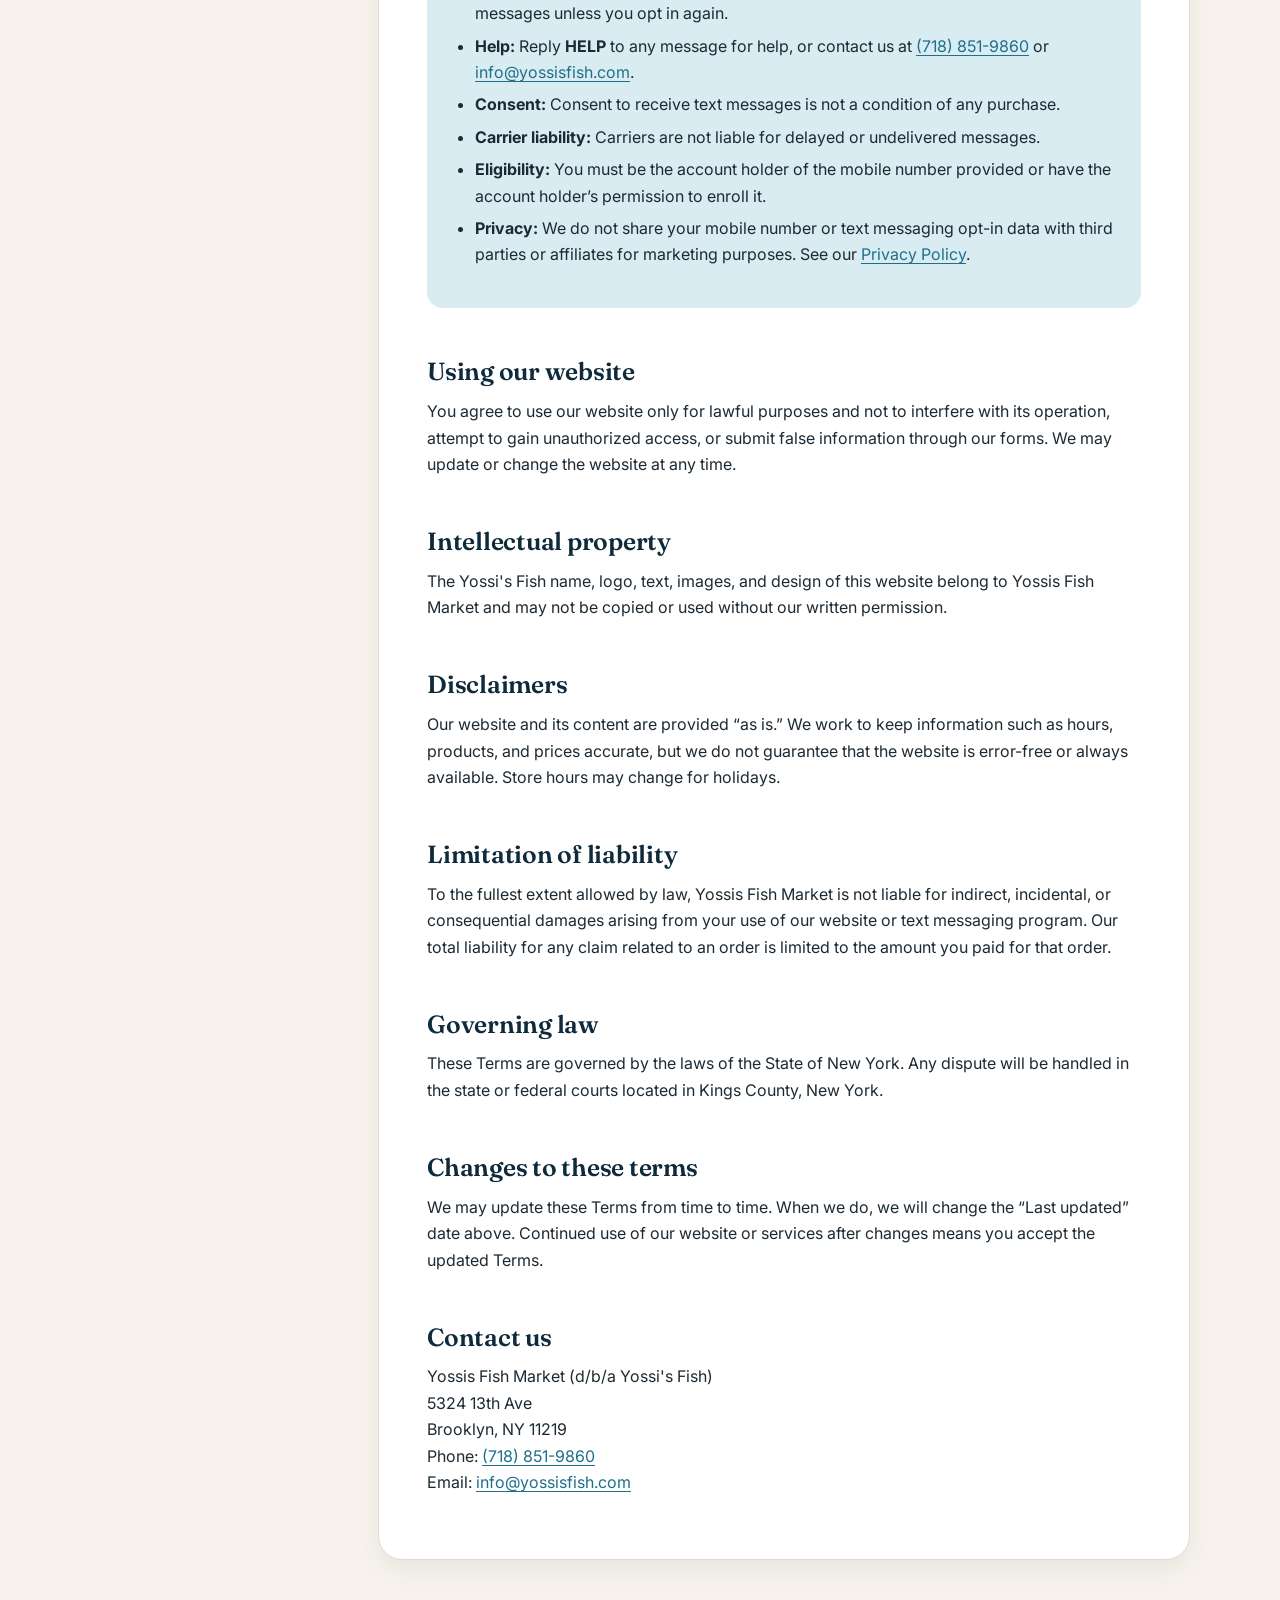
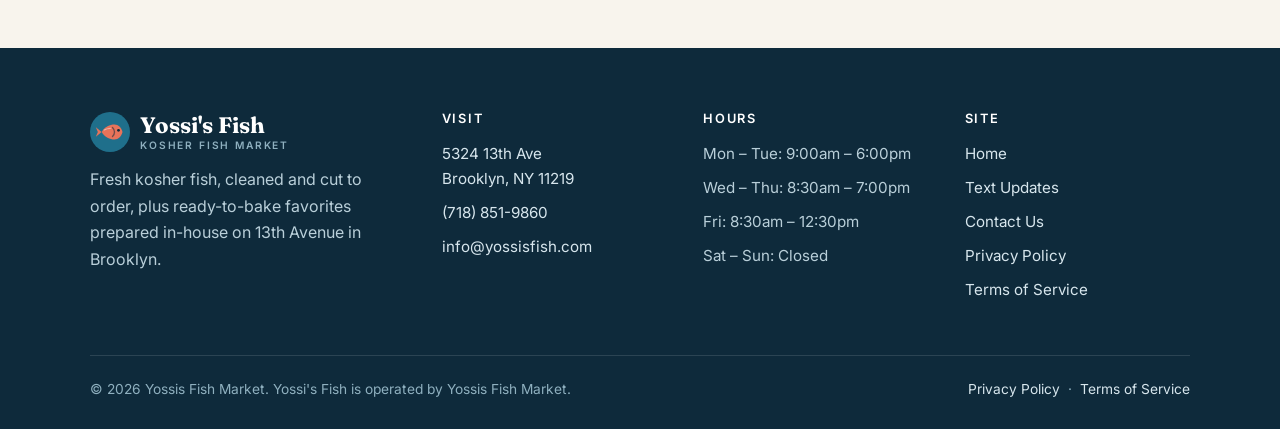
<file: terms-of-service.html>
<!doctype html>
<html lang="en">
<head>
<meta charset="utf-8">
<meta name="viewport" content="width=device-width, initial-scale=1">
<title>Terms of Service | Yossi's Fish</title>
<meta name="description" content="Terms of Service for Yossi's Fish, operated by Yossis Fish Market.">
<link rel="canonical" href="https://yossisfish.com/terms-of-service.html">
<meta property="og:title" content="Terms of Service | Yossi's Fish">
<meta property="og:description" content="Terms of Service for Yossi's Fish, operated by Yossis Fish Market.">
<meta property="og:type" content="website">
<meta property="og:url" content="https://yossisfish.com/terms-of-service.html">
<meta name="theme-color" content="#0e2a3b">
<link rel="icon" href="favicon.svg" type="image/svg+xml">
<link rel="preconnect" href="https://fonts.googleapis.com">
<link rel="preconnect" href="https://fonts.gstatic.com" crossorigin>
<link href="https://fonts.googleapis.com/css2?family=Fraunces:opsz,wght@9..144,500;9..144,600;9..144,700&family=Inter:wght@400;500;600;700&display=swap" rel="stylesheet">
<link rel="stylesheet" href="styles.css">
</head>
<body>
<header class="site-header">
  <div class="container nav">
    <a class="brand" href="index.html" aria-label="Yossi's Fish home"><svg class="brand-mark" viewBox="0 0 48 48" aria-hidden="true"><circle cx="24" cy="24" r="24" fill="#0e2a3b"/><path d="M14 24c4-6.5 9.5-9 15.5-9 4.6 0 7.8 3.4 9.5 9-1.7 5.6-4.9 9-9.5 9-6 0-11.5-2.5-15.5-9z" fill="#e7735a"/><path d="M14 24 7 18.2 9.4 24 7 29.8z" fill="#e7735a"/><path d="M27 18.5c1.6 1.6 2.4 3.4 2.4 5.5s-.8 3.9-2.4 5.5" fill="none" stroke="#0e2a3b" stroke-width="1.6" stroke-linecap="round" opacity=".55"/><circle cx="34.2" cy="22" r="1.7" fill="#0e2a3b"/><path d="M17 21.5c3-1.5 5.5-2 8-2" stroke="#fff" stroke-width="1.3" stroke-linecap="round" opacity=".45"/></svg><span class="brand-name">Yossi's Fish<small>Kosher Fish Market</small></span></a>
    <button class="nav-toggle" aria-label="Open menu" aria-expanded="false" aria-controls="nav-links"><svg viewBox="0 0 24 24" fill="none" stroke="currentColor" stroke-width="2" stroke-linecap="round"><path d="M4 7h16M4 12h16M4 17h16"/></svg></button>
    <ul class="nav-links" id="nav-links"><li><a href="index.html">Home</a></li><li><a href="sms.html">Text Updates</a></li><li><a href="contact.html">Contact</a></li><li><a class="btn btn-primary" href="tel:+17188519860">Call (718) 851-9860</a></li></ul>
  </div>
</header>
<main>
<section class="page-hero">
  <div class="container">
    <span class="eyebrow">Legal</span>
    <h1>Terms of Service</h1>
    <p>The terms that apply to our website, your orders, and the Yossi's Fish text message program.</p>
  </div>
</section>
<section class="block">
  <div class="container legal">
    <nav class="legal-nav" aria-label="On this page"><h4>On this page</h4><ol><li><a href="#accept">Agreement to these terms</a></li><li><a href="#orders">Orders, pricing &amp; delivery</a></li><li><a href="#sms">Text messaging program terms</a></li><li><a href="#site">Using our website</a></li><li><a href="#ip">Intellectual property</a></li><li><a href="#disclaimer">Disclaimers</a></li><li><a href="#liability">Limitation of liability</a></li><li><a href="#law">Governing law</a></li><li><a href="#changes">Changes to these terms</a></li><li><a href="#contact">Contact us</a></li></ol></nav>
    <article class="legal-body">
      <p class="legal-meta">Effective date: October 7, 2026 &nbsp;&middot;&nbsp; Last updated: October 7, 2026</p>
      <h2 id="accept">Agreement to these terms</h2><p>These Terms of Service (&ldquo;Terms&rdquo;) apply to your use of yossisfish.com, your orders with us, and our text message program. The site and services are provided by <strong>Yossis Fish Market</strong>, doing business as <strong>Yossi's Fish</strong> (&ldquo;we,&rdquo; &ldquo;us,&rdquo; or &ldquo;our&rdquo;). By using our website, placing an order, or opting in to text messages, you agree to these Terms.</p><h2 id="orders">Orders, pricing &amp; delivery</h2><ul>
<li>Products, prices, and availability may change without notice and depend on the daily catch and supply. We will let you know if an item you ordered is unavailable.</li>
<li>Prices for fish sold by weight are based on the final weight after cleaning and cutting where applicable.</li>
<li>Delivery is available in our local area. Delivery times are estimates, and someone should be available to receive perishable items.</li>
<li>Fresh fish is perishable. Keep it refrigerated and cook or freeze it promptly. Please follow cooking instructions on ready-to-bake items.</li>
<li>If something is not right with your order, contact us the same day so we can make it right.</li></ul><h2 id="sms">Text messaging program terms</h2><div class="sms-box">
<h3>Yossi's Fish Text Updates</h3>
<ul>
<li><strong>Program description:</strong> Yossi's Fish sends text messages to customers who opt in. Depending on what you choose, you may receive <strong>order updates and customer care messages</strong> (order confirmations, order-ready notices, delivery updates, and replies to your questions or support requests) and/or <strong>recurring automated marketing messages</strong> about weekly specials, new arrivals, and holiday ordering reminders.</li>
<li><strong>How to opt in:</strong> Check the box for the message type(s) you want on our <a href="sms.html">Text Updates</a> or <a href="contact.html">Contact</a> page and submit the form, or text <strong>JOIN</strong> to <strong>(718) 851-9860</strong>. You will receive a confirmation message after opting in.</li>
<li><strong>Message frequency:</strong> Msg frequency varies (up to 4 msgs/week).</li>
<li><strong>Cost:</strong> Message and data rates may apply. Check your mobile plan for details.</li>
<li><strong>How to opt out:</strong> Reply <strong>STOP</strong> to any message at any time. You may also reply CANCEL, END, QUIT, UNSUBSCRIBE, or STOPALL. After you opt out, you will receive one final message confirming you have been unsubscribed and will receive no further messages unless you opt in again.</li>
<li><strong>Help:</strong> Reply <strong>HELP</strong> to any message for help, or contact us at <a href="tel:+17188519860">(718) 851-9860</a> or <a href="mailto:info@yossisfish.com">info@yossisfish.com</a>.</li>
<li><strong>Consent:</strong> Consent to receive text messages is not a condition of any purchase.</li>
<li><strong>Carrier liability:</strong> Carriers are not liable for delayed or undelivered messages.</li>
<li><strong>Eligibility:</strong> You must be the account holder of the mobile number provided or have the account holder&rsquo;s permission to enroll it.</li>
<li><strong>Privacy:</strong> We do not share your mobile number or text messaging opt-in data with third parties or affiliates for marketing purposes. See our <a href="privacy-policy.html#sms">Privacy Policy</a>.</li>
</ul></div><h2 id="site">Using our website</h2><p>You agree to use our website only for lawful purposes and not to interfere with its operation, attempt to gain unauthorized access, or submit false information through our forms. We may update or change the website at any time.</p><h2 id="ip">Intellectual property</h2><p>The Yossi's Fish name, logo, text, images, and design of this website belong to Yossis Fish Market and may not be copied or used without our written permission.</p><h2 id="disclaimer">Disclaimers</h2><p>Our website and its content are provided &ldquo;as is.&rdquo; We work to keep information such as hours, products, and prices accurate, but we do not guarantee that the website is error-free or always available. Store hours may change for holidays.</p><h2 id="liability">Limitation of liability</h2><p>To the fullest extent allowed by law, Yossis Fish Market is not liable for indirect, incidental, or consequential damages arising from your use of our website or text messaging program. Our total liability for any claim related to an order is limited to the amount you paid for that order.</p><h2 id="law">Governing law</h2><p>These Terms are governed by the laws of the State of New York. Any dispute will be handled in the state or federal courts located in Kings County, New York.</p><h2 id="changes">Changes to these terms</h2><p>We may update these Terms from time to time. When we do, we will change the &ldquo;Last updated&rdquo; date above. Continued use of our website or services after changes means you accept the updated Terms.</p><h2 id="contact">Contact us</h2><p>Yossis Fish Market (d/b/a Yossi's Fish)<br>5324 13th Ave<br>Brooklyn, NY 11219<br>Phone: <a href="tel:+17188519860">(718) 851-9860</a><br>Email: <a href="mailto:info@yossisfish.com">info@yossisfish.com</a></p>
    </article>
  </div>
</section>
</main>
<footer class="site-footer">
  <div class="container">
    <div class="footer-grid">
      <div>
        <a class="brand" href="index.html"><svg class="brand-mark" viewBox="0 0 48 48" aria-hidden="true"><circle cx="24" cy="24" r="24" fill="#0e2a3b"/><path d="M14 24c4-6.5 9.5-9 15.5-9 4.6 0 7.8 3.4 9.5 9-1.7 5.6-4.9 9-9.5 9-6 0-11.5-2.5-15.5-9z" fill="#e7735a"/><path d="M14 24 7 18.2 9.4 24 7 29.8z" fill="#e7735a"/><path d="M27 18.5c1.6 1.6 2.4 3.4 2.4 5.5s-.8 3.9-2.4 5.5" fill="none" stroke="#0e2a3b" stroke-width="1.6" stroke-linecap="round" opacity=".55"/><circle cx="34.2" cy="22" r="1.7" fill="#0e2a3b"/><path d="M17 21.5c3-1.5 5.5-2 8-2" stroke="#fff" stroke-width="1.3" stroke-linecap="round" opacity=".45"/></svg><span class="brand-name">Yossi's Fish<small>Kosher Fish Market</small></span></a>
        <p>Fresh kosher fish, cleaned and cut to order, plus ready-to-bake favorites prepared in-house on 13th Avenue in Brooklyn.</p>
      </div>
      <div>
        <h4>Visit</h4>
        <ul>
          <li><a href="https://www.google.com/maps/search/?api=1&query=Yossi's+Fish+Market,+5324+13th+Ave,+Brooklyn,+NY+11219" target="_blank" rel="noopener">5324 13th Ave<br>Brooklyn, NY 11219</a></li>
          <li><a href="tel:+17188519860">(718) 851-9860</a></li>
          <li><a href="mailto:info@yossisfish.com">info@yossisfish.com</a></li>
        </ul>
      </div>
      <div>
        <h4>Hours</h4>
        <ul>
          <li>Mon &ndash; Tue: 9:00am &ndash; 6:00pm</li>
          <li>Wed &ndash; Thu: 8:30am &ndash; 7:00pm</li>
          <li>Fri: 8:30am &ndash; 12:30pm</li>
          <li>Sat &ndash; Sun: Closed</li>
        </ul>
      </div>
      <div>
        <h4>Site</h4>
        <ul>
          <li><a href="index.html">Home</a></li>
          <li><a href="sms.html">Text Updates</a></li>
          <li><a href="contact.html">Contact Us</a></li>
          <li><a href="privacy-policy.html">Privacy Policy</a></li>
          <li><a href="terms-of-service.html">Terms of Service</a></li>
        </ul>
      </div>
    </div>
    <div class="footer-bottom">
      <span>&copy; <span data-year>2026</span> Yossis Fish Market. Yossi's Fish is operated by Yossis Fish Market.</span>
      <span><a href="privacy-policy.html">Privacy Policy</a> &nbsp;&middot;&nbsp; <a href="terms-of-service.html">Terms of Service</a></span>
    </div>
  </div>
</footer>
<script src="main.js"></script>
</body>
</html>
</file>
<file: styles.css>
/* Yossi's Fish — site styles */
:root {
  --navy: #0e2a3b;
  --navy-2: #143a50;
  --sea: #1f6f8b;
  --sea-light: #d9ecf2;
  --salmon: #e7735a;
  --salmon-dark: #cf5d45;
  --cream: #f8f4ed;
  --sand: #efe7da;
  --ink: #1d2a33;
  --muted: #5b6b76;
  --line: #e2dbcf;
  --white: #ffffff;
  --radius: 18px;
  --shadow: 0 10px 30px rgba(14, 42, 59, 0.08);
  --max: 1140px;
}

* { box-sizing: border-box; }
html { scroll-behavior: smooth; }
body {
  margin: 0;
  font-family: "Inter", system-ui, -apple-system, Segoe UI, Roboto, sans-serif;
  color: var(--ink);
  background: var(--cream);
  line-height: 1.65;
  font-size: 16px;
  -webkit-font-smoothing: antialiased;
}
img, svg { max-width: 100%; display: block; }
a { color: var(--sea); text-decoration-thickness: 1px; text-underline-offset: 3px; }
a:hover { color: var(--salmon-dark); }

h1, h2, h3, h4 {
  font-family: "Fraunces", Georgia, serif;
  color: var(--navy);
  line-height: 1.15;
  margin: 0 0 .5em;
  font-weight: 600;
}
h1 { font-size: clamp(2.3rem, 5vw, 3.7rem); letter-spacing: -0.02em; }
h2 { font-size: clamp(1.8rem, 3.4vw, 2.5rem); letter-spacing: -0.01em; }
h3 { font-size: 1.3rem; }
p { margin: 0 0 1em; }

.container { width: 100%; max-width: var(--max); margin: 0 auto; padding: 0 20px; }
.eyebrow {
  display: inline-block;
  font-size: .78rem;
  font-weight: 700;
  letter-spacing: .14em;
  text-transform: uppercase;
  color: var(--salmon-dark);
  margin-bottom: .8rem;
}

/* ---------- Header ---------- */
.site-header {
  position: sticky; top: 0; z-index: 50;
  background: rgba(248, 244, 237, 0.92);
  backdrop-filter: saturate(160%) blur(10px);
  border-bottom: 1px solid var(--line);
}
.nav { display: flex; align-items: center; justify-content: space-between; height: 72px; }
.brand { display: flex; align-items: center; gap: 10px; text-decoration: none; color: var(--navy); }
.brand-mark { width: 40px; height: 40px; }
.brand-name { font-family: "Fraunces", Georgia, serif; font-size: 1.4rem; font-weight: 700; line-height: 1; }
.brand-name small { display: block; font-family: "Inter", sans-serif; font-size: .64rem; font-weight: 600; letter-spacing: .18em; text-transform: uppercase; color: var(--muted); margin-top: 4px; }
.nav-links { display: flex; align-items: center; gap: 28px; list-style: none; margin: 0; padding: 0; }
.nav-links a { text-decoration: none; color: var(--ink); font-weight: 500; font-size: .95rem; }
.nav-links a:hover, .nav-links a[aria-current="page"] { color: var(--salmon-dark); }
.nav-links .btn { color: var(--white); }
.nav-toggle { display: none; background: none; border: 0; padding: 8px; cursor: pointer; color: var(--navy); }
.nav-toggle svg { width: 28px; height: 28px; }

@media (max-width: 860px) {
  .nav-toggle { display: block; }
  .nav-links {
    position: absolute; top: 72px; left: 0; right: 0;
    flex-direction: column; align-items: stretch; gap: 0;
    background: var(--cream); border-bottom: 1px solid var(--line);
    padding: 8px 20px 20px; display: none;
  }
  .nav-links.open { display: flex; }
  .nav-links li { border-bottom: 1px solid var(--line); }
  .nav-links li:last-child { border-bottom: 0; padding-top: 14px; }
  .nav-links a { display: block; padding: 14px 0; }
  .nav-links .btn { text-align: center; }
}

/* ---------- Buttons ---------- */
.btn {
  display: inline-flex; align-items: center; justify-content: center; gap: 8px;
  padding: 13px 24px; border-radius: 999px; border: 2px solid transparent;
  font-weight: 600; font-size: .98rem; text-decoration: none; cursor: pointer;
  transition: transform .15s ease, background .15s ease, color .15s ease;
  font-family: inherit;
}
.btn:hover { transform: translateY(-1px); }
.btn-primary { background: var(--salmon); color: var(--white); }
.btn-primary:hover { background: var(--salmon-dark); color: var(--white); }
.btn-dark { background: var(--navy); color: var(--white); }
.btn-dark:hover { background: var(--navy-2); color: var(--white); }
.btn-outline { border-color: var(--navy); color: var(--navy); background: transparent; }
.btn-outline:hover { background: var(--navy); color: var(--white); }
.btn-light { background: var(--white); color: var(--navy); }
.btn-light:hover { color: var(--salmon-dark); }

/* ---------- Hero ---------- */
.hero {
  position: relative; overflow: hidden;
  background: linear-gradient(160deg, var(--navy) 0%, var(--navy-2) 55%, var(--sea) 100%);
  color: var(--white);
  padding: 96px 0 140px;
}
.hero h1 { color: var(--white); max-width: 14ch; }
.hero p.lead { font-size: 1.15rem; color: #cfe2ea; max-width: 46ch; margin-bottom: 1.8rem; }
.hero .eyebrow { color: #ffb4a3; }
.hero-grid { display: grid; grid-template-columns: 1.15fr .85fr; gap: 40px; align-items: center; position: relative; z-index: 2; }
.hero-actions { display: flex; flex-wrap: wrap; gap: 12px; }
.hero-art { position: relative; }
.hero-art svg { width: 100%; height: auto; filter: drop-shadow(0 20px 40px rgba(0,0,0,.25)); }
.badges { display: flex; flex-wrap: wrap; gap: 10px; margin-top: 28px; }
.badge {
  display: inline-flex; align-items: center; gap: 8px;
  padding: 7px 14px; border-radius: 999px;
  background: rgba(255,255,255,.1); border: 1px solid rgba(255,255,255,.2);
  font-size: .86rem; font-weight: 500; color: #eaf3f7;
}
.badge svg { width: 16px; height: 16px; }
.wave { position: absolute; left: 0; right: 0; bottom: -1px; z-index: 1; }
.wave svg { width: 100%; height: 90px; }
@media (max-width: 860px) {
  .hero { padding: 64px 0 110px; }
  .hero-grid { grid-template-columns: 1fr; }
  .hero-art { max-width: 380px; margin: 0 auto; }
}

/* ---------- Page hero (inner pages) ---------- */
.page-hero {
  background: linear-gradient(160deg, var(--navy) 0%, var(--sea) 100%);
  color: var(--white); padding: 64px 0 56px;
}
.page-hero h1 { color: var(--white); font-size: clamp(2rem, 4.4vw, 3rem); margin-bottom: .3em; }
.page-hero p { color: #cfe2ea; max-width: 60ch; margin: 0; font-size: 1.08rem; }
.page-hero .eyebrow { color: #ffb4a3; }

/* ---------- Sections ---------- */
section.block { padding: 88px 0; }
section.block.tight { padding: 64px 0; }
.section-head { max-width: 640px; margin-bottom: 44px; }
.section-head.center { text-align: center; margin-left: auto; margin-right: auto; }
.section-head p { color: var(--muted); font-size: 1.06rem; }
.bg-white { background: var(--white); }
.bg-sand { background: var(--sand); }

.cards { display: grid; grid-template-columns: repeat(3, 1fr); gap: 24px; }
.card {
  background: var(--white); border-radius: var(--radius); padding: 30px;
  box-shadow: var(--shadow); border: 1px solid var(--line);
}
.card .icon {
  width: 56px; height: 56px; border-radius: 14px; display: grid; place-items: center;
  background: var(--sea-light); color: var(--sea); margin-bottom: 18px;
}
.card .icon svg { width: 30px; height: 30px; }
.card p { color: var(--muted); margin: 0; }
@media (max-width: 900px) { .cards { grid-template-columns: 1fr; } }

.split { display: grid; grid-template-columns: 1fr 1fr; gap: 56px; align-items: center; }
@media (max-width: 900px) { .split { grid-template-columns: 1fr; gap: 36px; } }

.checklist { list-style: none; padding: 0; margin: 0 0 1.5em; }
.checklist li { position: relative; padding-left: 32px; margin-bottom: 12px; }
.checklist li::before {
  content: ""; position: absolute; left: 0; top: 4px; width: 20px; height: 20px; border-radius: 50%;
  background: var(--salmon) url("data:image/svg+xml,%3Csvg xmlns='http://www.w3.org/2000/svg' viewBox='0 0 24 24' fill='none' stroke='white' stroke-width='3' stroke-linecap='round' stroke-linejoin='round'%3E%3Cpath d='M5 12l5 5L20 7'/%3E%3C/svg%3E") center/12px no-repeat;
}

.feature-panel {
  background: var(--navy); color: #d7e6ed; border-radius: 24px; padding: 40px;
  position: relative; overflow: hidden;
}
.feature-panel h3 { color: var(--white); }
.feature-panel::after {
  content: ""; position: absolute; right: -60px; bottom: -60px; width: 220px; height: 220px;
  border-radius: 50%; background: radial-gradient(circle, rgba(231,115,90,.35), transparent 70%);
}

/* ---------- Hours ---------- */
.hours { width: 100%; border-collapse: collapse; font-size: 1rem; }
.hours td { padding: 12px 4px; border-bottom: 1px dashed var(--line); }
.hours td:last-child { text-align: right; font-weight: 600; color: var(--navy); }
.hours tr.today td { color: var(--salmon-dark); font-weight: 700; }
.hours tr.closed td:last-child { color: var(--muted); font-weight: 500; }

.info-list { list-style: none; padding: 0; margin: 0; }
.info-list li { display: flex; gap: 14px; align-items: flex-start; margin-bottom: 18px; }
.info-list .ico {
  flex: 0 0 42px; height: 42px; border-radius: 12px; display: grid; place-items: center;
  background: var(--sea-light); color: var(--sea);
}
.info-list .ico svg { width: 20px; height: 20px; }
.info-list strong { display: block; color: var(--navy); }
.info-list span, .info-list a { color: var(--muted); }

.map-frame { border: 0; width: 100%; height: 100%; min-height: 360px; border-radius: var(--radius); box-shadow: var(--shadow); }

/* ---------- Text club band ---------- */
.text-band {
  background: linear-gradient(120deg, var(--salmon) 0%, #ef8f6d 100%);
  color: var(--white); border-radius: 28px; padding: 48px;
  display: grid; grid-template-columns: 1.3fr .7fr; gap: 32px; align-items: center;
}
.text-band h2 { color: var(--white); margin-bottom: .3em; }
.text-band p { color: #fff3ef; margin: 0; }
.text-band .actions { display: flex; flex-direction: column; gap: 12px; align-items: flex-start; }
.text-band .keyword { font-size: .92rem; color: #fff3ef; }
@media (max-width: 860px) { .text-band { grid-template-columns: 1fr; padding: 34px 26px; } }

/* ---------- Forms ---------- */
.form-card {
  background: var(--white); border-radius: 24px; padding: 36px;
  box-shadow: var(--shadow); border: 1px solid var(--line);
}
.form-row { display: grid; grid-template-columns: 1fr 1fr; gap: 16px; }
@media (max-width: 600px) { .form-row { grid-template-columns: 1fr; } .form-card { padding: 26px 20px; } }
.field { margin-bottom: 18px; }
.field label { display: block; font-weight: 600; font-size: .92rem; color: var(--navy); margin-bottom: 6px; }
.field .opt { font-weight: 400; color: var(--muted); }
.field input, .field textarea, .field select {
  width: 100%; padding: 13px 14px; border: 1.5px solid var(--line); border-radius: 12px;
  font: inherit; color: var(--ink); background: #fdfcfa; transition: border-color .15s ease, box-shadow .15s ease;
}
.field input:focus, .field textarea:focus {
  outline: none; border-color: var(--sea); box-shadow: 0 0 0 4px rgba(31,111,139,.12); background: var(--white);
}
.field textarea { min-height: 140px; resize: vertical; }

.consent {
  display: flex; gap: 12px; align-items: flex-start;
  padding: 16px; border: 1.5px solid var(--line); border-radius: 14px; margin-bottom: 14px;
  background: #fdfcfa; cursor: pointer; transition: border-color .15s ease, background .15s ease;
}
.consent:hover { border-color: var(--sea); }
.consent input[type="checkbox"] { flex: 0 0 20px; width: 20px; height: 20px; margin-top: 2px; accent-color: var(--salmon); cursor: pointer; }
.consent .c-title { display: block; font-weight: 700; color: var(--navy); margin-bottom: 2px; }
.consent .c-text { font-size: .9rem; color: var(--muted); line-height: 1.55; }
.consent:has(input:checked) { border-color: var(--salmon); background: #fff6f3; }

.disclosure {
  font-size: .86rem; color: var(--muted); line-height: 1.6;
  background: var(--cream); border-radius: 12px; padding: 14px 16px; margin: 6px 0 20px;
}
.disclosure strong { color: var(--navy); }
.form-msg { display: none; margin-top: 16px; padding: 14px 16px; border-radius: 12px; font-weight: 500; }
.form-msg.ok { display: block; background: #e6f4ec; color: #1f6b3f; }
.form-msg.err { display: block; background: #fdeceb; color: #a3342a; }

/* ---------- Keyword / phone mock ---------- */
.keyword-box {
  background: var(--navy); color: #d7e6ed; border-radius: 24px; padding: 34px;
}
.keyword-box h3 { color: var(--white); }
.keyword-big {
  display: flex; align-items: center; gap: 14px; flex-wrap: wrap;
  background: rgba(255,255,255,.07); border: 1px dashed rgba(255,255,255,.3);
  border-radius: 16px; padding: 18px 20px; margin: 18px 0;
}
.keyword-big .kw { font-family: "Fraunces", serif; font-size: 2rem; font-weight: 700; color: #ffb4a3; letter-spacing: .04em; }
.keyword-big .to { color: #b9cfd9; }
.keyword-big .num { font-size: 1.3rem; font-weight: 700; color: var(--white); }
.keyword-box .disclosure { background: rgba(255,255,255,.06); color: #c3d7e0; }
.keyword-box .disclosure strong { color: var(--white); }
.keyword-box a { color: #ffc7b8; }

.chips { display: flex; flex-wrap: wrap; gap: 10px; }
.chip { padding: 6px 14px; border-radius: 999px; background: var(--sea-light); color: var(--navy); font-weight: 600; font-size: .88rem; }

/* ---------- Legal pages ---------- */
.legal { display: grid; grid-template-columns: 240px 1fr; gap: 48px; align-items: start; }
.legal-nav { position: sticky; top: 96px; background: var(--white); border: 1px solid var(--line); border-radius: var(--radius); padding: 22px; }
.legal-nav h4 { font-family: "Inter", sans-serif; font-size: .76rem; text-transform: uppercase; letter-spacing: .14em; color: var(--muted); margin-bottom: 12px; }
.legal-nav ol { margin: 0; padding-left: 18px; font-size: .92rem; }
.legal-nav li { margin-bottom: 8px; }
.legal-nav a { color: var(--ink); text-decoration: none; }
.legal-nav a:hover { color: var(--salmon-dark); }
.legal-body { background: var(--white); border: 1px solid var(--line); border-radius: 24px; padding: 48px; box-shadow: var(--shadow); }
.legal-body h2 { font-size: 1.55rem; margin-top: 1.8em; padding-top: .2em; scroll-margin-top: 96px; }
.legal-body h2:first-of-type { margin-top: 0; }
.legal-body h3 { font-size: 1.12rem; margin-top: 1.4em; font-family: "Inter", sans-serif; font-weight: 700; }
.legal-body ul { padding-left: 22px; }
.legal-body li { margin-bottom: 6px; }
.legal-meta { color: var(--muted); font-size: .92rem; margin-bottom: 28px; padding-bottom: 20px; border-bottom: 1px solid var(--line); }
.callout {
  border-left: 4px solid var(--salmon); background: #fff6f3; padding: 16px 20px; border-radius: 0 12px 12px 0; margin: 1.2em 0;
}
.callout p:last-child { margin: 0; }
.sms-box { background: var(--sea-light); border-radius: 16px; padding: 24px 26px; margin: 1.2em 0; }
.sms-box h3 { margin-top: 0; }
@media (max-width: 900px) {
  .legal { grid-template-columns: 1fr; }
  .legal-nav { position: static; }
  .legal-body { padding: 30px 22px; }
}

/* ---------- Footer ---------- */
.site-footer { background: var(--navy); color: #b9cfd9; padding: 64px 0 28px; margin-top: 0; }
.site-footer a { color: #d7e6ed; text-decoration: none; }
.site-footer a:hover { color: #ffb4a3; }
.footer-grid { display: grid; grid-template-columns: 1.4fr 1fr 1fr 1fr; gap: 36px; }
.site-footer h4 { color: var(--white); font-family: "Inter", sans-serif; font-size: .8rem; letter-spacing: .14em; text-transform: uppercase; margin-bottom: 14px; }
.site-footer ul { list-style: none; padding: 0; margin: 0; }
.site-footer li { margin-bottom: 9px; font-size: .95rem; }
.site-footer .brand { color: var(--white); margin-bottom: 14px; }
.site-footer .brand-name small { color: #8fb0bf; }
.footer-bottom {
  border-top: 1px solid rgba(255,255,255,.12); margin-top: 44px; padding-top: 22px;
  display: flex; flex-wrap: wrap; justify-content: space-between; gap: 12px; font-size: .86rem; color: #8fb0bf;
}
@media (max-width: 860px) { .footer-grid { grid-template-columns: 1fr 1fr; } }
@media (max-width: 520px) { .footer-grid { grid-template-columns: 1fr; } }

.mt-0 { margin-top: 0; }
.muted { color: var(--muted); }
.center { text-align: center; }

/* polish */
.site-footer .brand-mark > circle:first-child { fill: #1f6f8b; }
.hero h1 { max-width: 16ch; }
</file>
